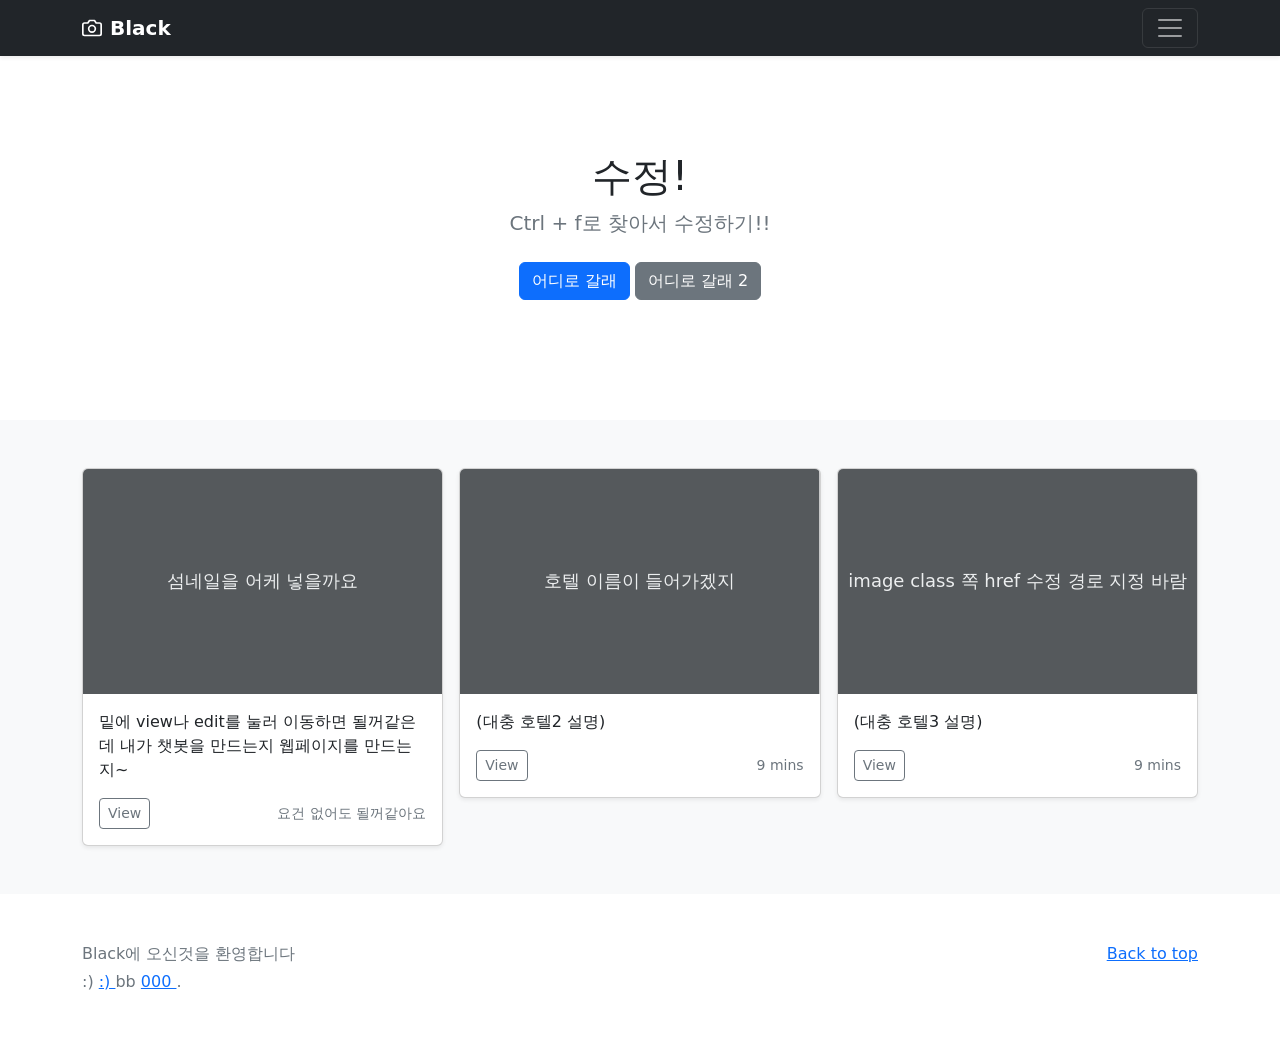
<file: index.html>
<!doctype html>
<html lang="en">
  <head>
    <meta charset="utf-8">
    <meta name="viewport" content="width=device-width, initial-scale=1">
    <meta name="description" content="">
    <meta name="author" content="Mark Otto, Jacob Thornton, and Bootstrap contributors">
    <meta name="generator" content="Hugo 0.104.2">
    <title>Black Hotel</title>

    <link rel="canonical" href="https://getbootstrap.com/docs/5.2/examples/album/">

    

    

<link href="assets/dist/css/bootstrap.min.css" rel="stylesheet">

    <style>
      .bd-placeholder-img {
        font-size: 1.125rem;
        text-anchor: middle;
        -webkit-user-select: none;
        -moz-user-select: none;
        user-select: none;
      }

      @media (min-width: 768px) {
        .bd-placeholder-img-lg {
          font-size: 3.5rem;
        }
      }

      .b-example-divider {
        height: 3rem;
        background-color: rgba(0, 0, 0, .1);
        border: solid rgba(0, 0, 0, .15);
        border-width: 1px 0;
        box-shadow: inset 0 .5em 1.5em rgba(0, 0, 0, .1), inset 0 .125em .5em rgba(0, 0, 0, .15);
      }

      .b-example-vr {
        flex-shrink: 0;
        width: 1.5rem;
        height: 100vh;
      }

      .bi {
        vertical-align: -.125em;
        fill: currentColor;
      }

      .nav-scroller {
        position: relative;
        z-index: 2;
        height: 2.75rem;
        overflow-y: hidden;
      }

      .nav-scroller .nav {
        display: flex;
        flex-wrap: nowrap;
        padding-bottom: 1rem;
        margin-top: -1px;
        overflow-x: auto;
        text-align: center;
        white-space: nowrap;
        -webkit-overflow-scrolling: touch;
      }
    </style>

    
  </head>
  <body>
    
<header>
  <div class="collapse bg-dark" id="navbarHeader">
    <div class="container">
      <div class="row">
        <div class="col-sm-8 col-md-7 py-4">
          <h4 class="text-white">Black Hotel</h4>
          <p class="text-muted">최상의 서비스</p>
        </div>
        <div class="col-sm-4 offset-md-1 py-4">
          <h4 class="text-white">Contact</h4>
          <ul class="list-unstyled">
            <li><a href="#" class="text-white">Follow on Twitter</a></li>
            <li><a href="#" class="text-white">Like on Facebook</a></li>
            <li><a href="#" class="text-white">Email me</a></li>
          </ul>
        </div>
      </div>
    </div>
  </div>
  <div class="navbar navbar-dark bg-dark shadow-sm">
    <div class="container">
      <a href="#" class="navbar-brand d-flex align-items-center">
        <svg xmlns="http://www.w3.org/2000/svg" width="20" height="20" fill="none" stroke="currentColor" stroke-linecap="round" stroke-linejoin="round" stroke-width="2" aria-hidden="true" class="me-2" viewBox="0 0 24 24"><path d="M23 19a2 2 0 0 1-2 2H3a2 2 0 0 1-2-2V8a2 2 0 0 1 2-2h4l2-3h6l2 3h4a2 2 0 0 1 2 2z"/><circle cx="12" cy="13" r="4"/></svg>
        <strong>Black</strong>
      </a>
      <button class="navbar-toggler" type="button" data-bs-toggle="collapse" data-bs-target="#navbarHeader" aria-controls="navbarHeader" aria-expanded="false" aria-label="Toggle navigation">
        <span class="navbar-toggler-icon"></span>
      </button>
    </div>
  </div>
</header>

<main>

  <section class="py-5 text-center container">
    <div class="row py-lg-5">
      <div class="col-lg-6 col-md-8 mx-auto">
        <h1 class="fw-light">수정!</h1>
        <p class="lead text-muted">Ctrl + f로 찾아서 수정하기!!</p>
        <p>
          <a href="#" class="btn btn-primary my-2">어디로 갈래</a>
          <a href="#" class="btn btn-secondary my-2">어디로 갈래 2</a>
        </p>
      </div>
    </div>
  </section>

  <div class="album py-5 bg-light">
    <div class="container">

      <div class="row row-cols-1 row-cols-sm-2 row-cols-md-3 g-3">
        <div class="col">
          <div class="card shadow-sm">
            <svg class="bd-placeholder-img card-img-top" width="100%" height="225" xmlns="http://www.w3.org/2000/svg" role="img" aria-label="Placeholder: Thumbnail" preserveAspectRatio="xMidYMid slice" focusable="false"><title>Placeholder</title><rect width="100%" height="100%" fill="#55595c"/> <a class="text-decoration-none" href="b_busan\busan.html" > <image class="bd-placeholder-img card-img-top" href="hotel_01.jpg" object-fit:fill /> <text x="50%" y="50%" fill="#eceeef" dy=".3em"> 섬네일을 어케 넣을까요</text></svg>
            <div class="card-body">
              <p class="card-text">밑에 view나 edit를 눌러 이동하면 될꺼같은데 내가 챗봇을 만드는지 웹페이지를 만드는지~</p>
              <div class="d-flex justify-content-between align-items-center">
                <div class="btn-group">
                  <a href="b_busan\busan.html" >
                    <button  type="button" class="btn btn-sm btn-outline-secondary">View</button>
                   </a>
                </div>
                <small class="text-muted">요건 없어도 될꺼같아요</small>
              </div>
            </div>
          </div>
        </div>
        <div class="col">
          <div class="card shadow-sm">
            <svg class="bd-placeholder-img card-img-top" width="100%" height="225" xmlns="http://www.w3.org/2000/svg" role="img" aria-label="Placeholder: Thumbnail" preserveAspectRatio="xMidYMid slice" focusable="false"><title>Placeholder</title><rect width="100%" height="100%" fill="#55595c"/>  <a class="text-decoration-none" href="b_seoul\seoul.html" >  <image class="bd-placeholder-img card-img-top" href="hotel_01.jpg" object-fit:fill /> <text x="50%" y="50%" fill="#eceeef" dy=".3em">호텔 이름이 들어가겠지</text></svg>

            <div class="card-body">
              <p class="card-text">(대충 호텔2 설명)</p>
              <div class="d-flex justify-content-between align-items-center">
                <div class="btn-group">
                  <a href="b_seoul\seoul.html" >
                    <button  type="button" class="btn btn-sm btn-outline-secondary">View</button>
                   </a>
                </div>
                <small class="text-muted">9 mins</small>
              </div>
            </div>
          </div>
        </div>
        <div class="col">
          <div class="card shadow-sm">
            <svg class="bd-placeholder-img card-img-top" width="100%" height="225" xmlns="http://www.w3.org/2000/svg" role="img" aria-label="Placeholder: Thumbnail" preserveAspectRatio="xMidYMid slice" focusable="false"><title>Placeholder</title><rect width="100%" height="100%" fill="#55595c"/>  <a class="text-decoration-none" href="b_jeju\jeju.html" >  <image class="bd-placeholder-img card-img-top" href="hotel_01.jpg" object-fit:fill />  <text x="50%" y="50%" fill="#eceeef" dy=".3em">image class 쪽 href 수정 경로 지정 바람</text></svg>

            <div class="card-body">
              <p class="card-text">(대충 호텔3 설명) </p>
              <div class="d-flex justify-content-between align-items-center">
                <div class="btn-group">
                  <a href="b_jeju\jeju.html" >
                    <button  type="button" class="btn btn-sm btn-outline-secondary">View</button>
                   </a>
                </div>
                <small class="text-muted">9 mins</small>
              </div>
            </div>
          </div>
        </div>
      </div>
    </div>
  </div>

</main>

<footer class="text-muted py-5">
  <div class="container">
    <p class="float-end mb-1">
      <a href="#">Back to top</a>
    </p>
    <p class="mb-1">Black에 오신것을 환영합니다</p>
    <p class="mb-0"> :) <a href="/"> :) </a> bb <a href="getting-started/introduction/"> 000 </a>.</p>
  </div>
</footer>


    <script src="assets/dist/js/bootstrap.bundle.min.js"></script>

      
  </body>
</html>
</file>
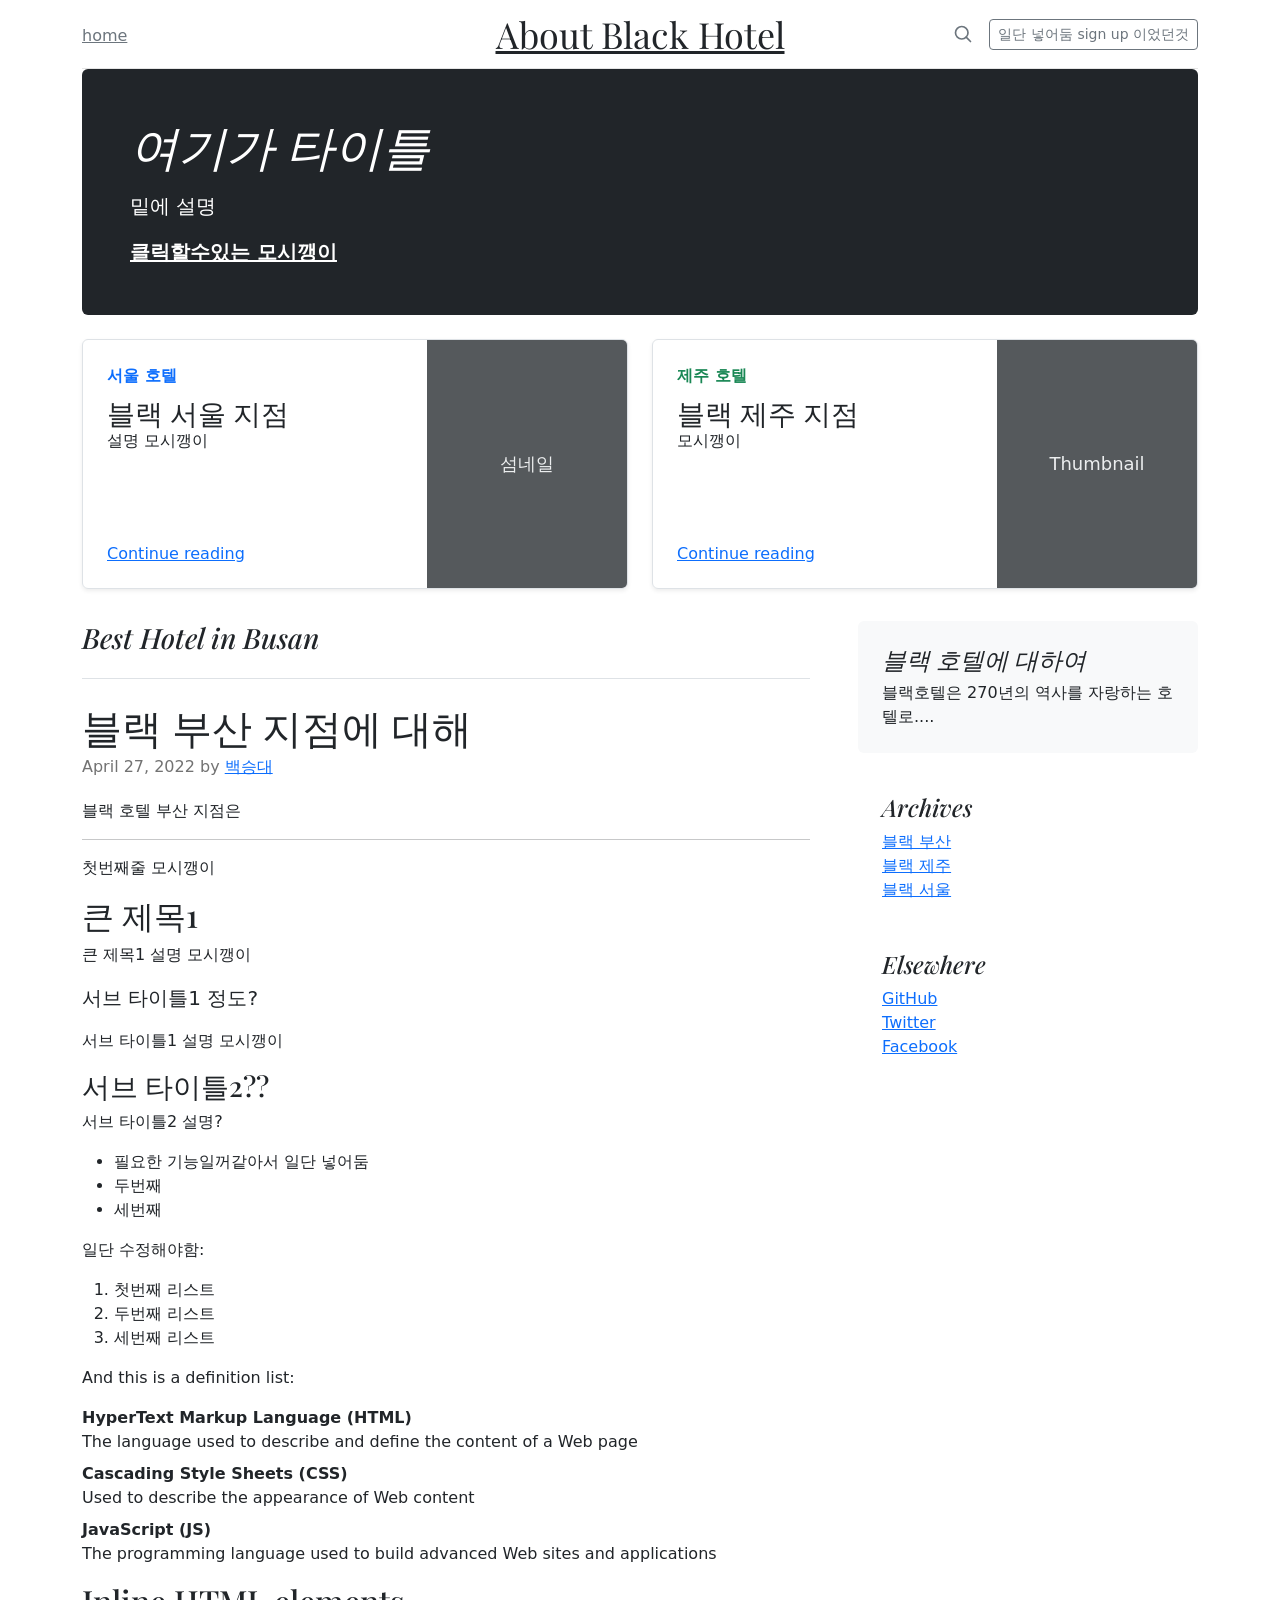
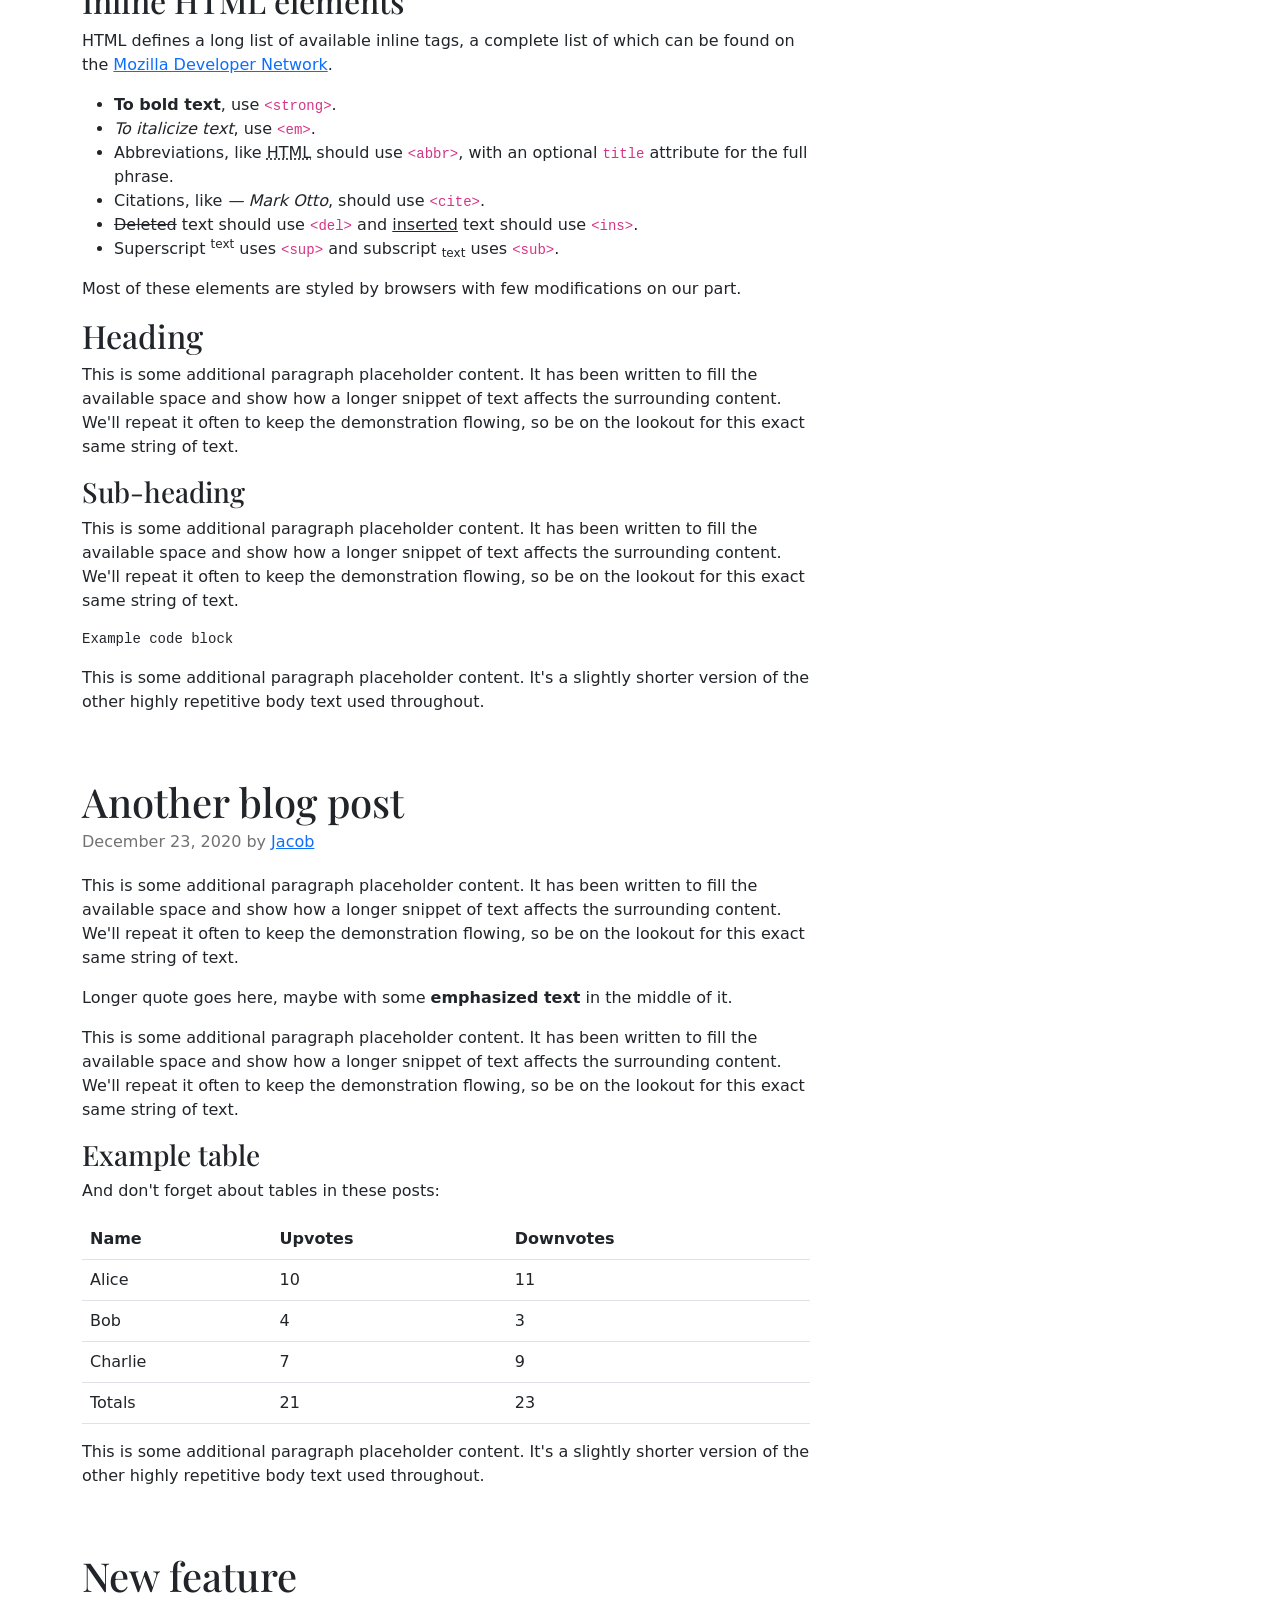
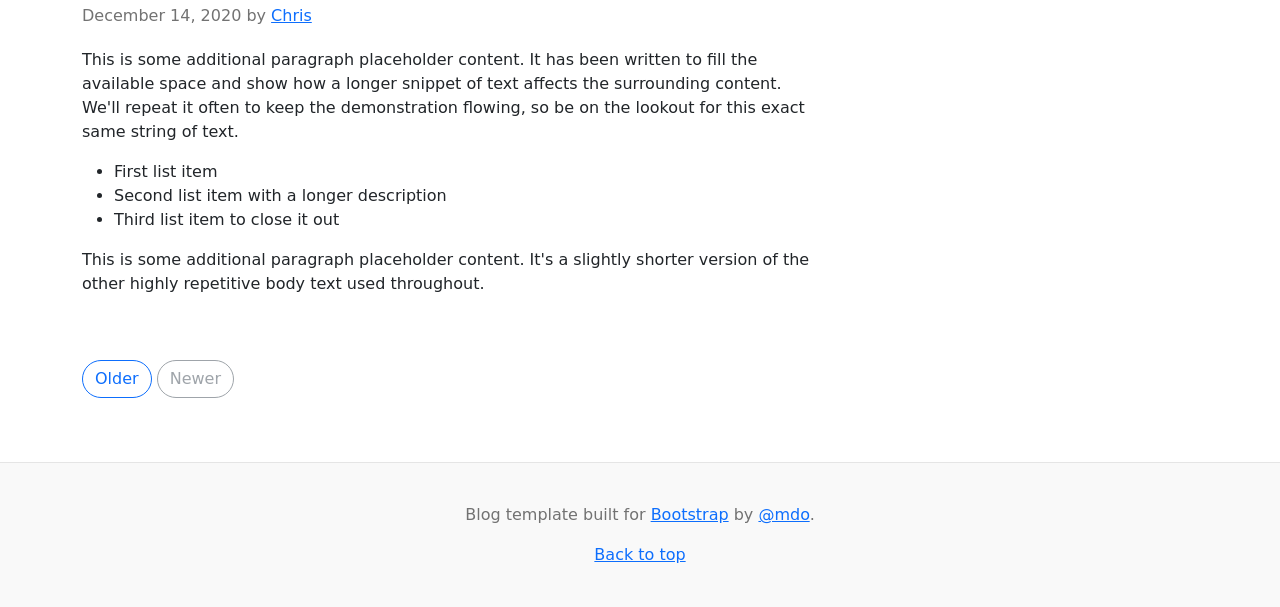
<file: b_busan/busan.html>
<!doctype html>
<html lang="en">
  <head>
    <meta charset="utf-8">
    <meta name="viewport" content="width=device-width, initial-scale=1">
    <meta name="description" content="">
    <meta name="author" content="Mark Otto, Jacob Thornton, and Bootstrap contributors">
    <meta name="generator" content="Hugo 0.104.2">
    <title>블랙 부산 지점</title>

    <link rel="canonical" href="https://getbootstrap.com/docs/5.2/examples/blog/">

    

    

<link href="../assets/dist/css/bootstrap.min.css" rel="stylesheet">

    <style>
      .bd-placeholder-img {
        font-size: 1.125rem;
        text-anchor: middle;
        -webkit-user-select: none;
        -moz-user-select: none;
        user-select: none;
      }

      @media (min-width: 768px) {
        .bd-placeholder-img-lg {
          font-size: 3.5rem;
        }
      }

      .b-example-divider {
        height: 3rem;
        background-color: rgba(0, 0, 0, .1);
        border: solid rgba(0, 0, 0, .15);
        border-width: 1px 0;
        box-shadow: inset 0 .5em 1.5em rgba(0, 0, 0, .1), inset 0 .125em .5em rgba(0, 0, 0, .15);
      }

      .b-example-vr {
        flex-shrink: 0;
        width: 1.5rem;
        height: 100vh;
      }

      .bi {
        vertical-align: -.125em;
        fill: currentColor;
      }

      .nav-scroller {
        position: relative;
        z-index: 2;
        height: 2.75rem;
        overflow-y: hidden;
      }

      .nav-scroller .nav {
        display: flex;
        flex-wrap: nowrap;
        padding-bottom: 1rem;
        margin-top: -1px;
        overflow-x: auto;
        text-align: center;
        white-space: nowrap;
        -webkit-overflow-scrolling: touch;
      }
    </style>

    
    <!-- Custom styles for this template -->
    <link href="https://fonts.googleapis.com/css?family=Playfair&#43;Display:700,900&amp;display=swap" rel="stylesheet">
    <!-- Custom styles for this template -->
    <link href="blog.css" rel="stylesheet">
  </head>
  <body>
    
<div class="container">
  <header class="blog-header lh-1 py-3">
    <div class="row flex-nowrap justify-content-between align-items-center">
      <div class="col-4 pt-1">
        <a class="link-secondary" href="..\index.html">home</a>
      </div>
      <div class="col-4 text-center">
        <a class="blog-header-logo text-dark" href="#">About Black Hotel</a>
      </div>
      <div class="col-4 d-flex justify-content-end align-items-center">
        <a class="link-secondary" href="#" aria-label="Search">
          <svg xmlns="http://www.w3.org/2000/svg" width="20" height="20" fill="none" stroke="currentColor" stroke-linecap="round" stroke-linejoin="round" stroke-width="2" class="mx-3" role="img" viewBox="0 0 24 24"><title>Search</title><circle cx="10.5" cy="10.5" r="7.5"/><path d="M21 21l-5.2-5.2"/></svg>
        </a>
        <a class="btn btn-sm btn-outline-secondary" href="#">일단 넣어둠 sign up 이었던것</a>
      </div>
    </div>
  </header>
</div>

<main class="container">
  <div class="p-4 p-md-5 mb-4 rounded text-bg-dark">
    <div class="col-md-6 px-0">
      <h1 class="display-4 fst-italic">여기가 타이틀</h1>
      <p class="lead my-3">밑에 설명</p>
      <p class="lead mb-0"><a href="#" class="text-white fw-bold">클릭할수있는 모시깽이</a></p>
    </div>
  </div>

  <div class="row mb-2">
    <div class="col-md-6">
      <div class="row g-0 border rounded overflow-hidden flex-md-row mb-4 shadow-sm h-md-250 position-relative">
        <div class="col p-4 d-flex flex-column position-static">
          <strong class="d-inline-block mb-2 text-primary">서울 호텔</strong>

          <h3 class="mb-0">블랙 서울 지점</h3>
          <p class="card-text mb-auto">설명 모시깽이</p>
          <a href="../b_seoul/seoul.html" class="stretched-link">Continue reading</a>
        </div>
        <div class="col-auto d-none d-lg-block">
          <svg class="bd-placeholder-img" width="200" height="250" xmlns="http://www.w3.org/2000/svg" role="img" aria-label="Placeholder: Thumbnail" preserveAspectRatio="xMidYMid slice" focusable="false"><title>Placeholder</title><rect width="100%" height="100%" fill="#55595c"/><text x="50%" y="50%" fill="#eceeef" dy=".3em">섬네일</text></svg>

        </div>
      </div>
    </div>
    <div class="col-md-6">
      <div class="row g-0 border rounded overflow-hidden flex-md-row mb-4 shadow-sm h-md-250 position-relative">
        <div class="col p-4 d-flex flex-column position-static">
          <strong class="d-inline-block mb-2 text-success">제주 호텔</strong>
          <h3 class="mb-0">블랙 제주 지점</h3>
          <p class="mb-auto">모시깽이</p>
          <a href="../b_jeju/jeju.html" class="stretched-link">Continue reading</a>
        </div>
        <div class="col-auto d-none d-lg-block">
          <svg class="bd-placeholder-img" width="200" height="250" xmlns="http://www.w3.org/2000/svg" role="img" aria-label="Placeholder: Thumbnail" preserveAspectRatio="xMidYMid slice" focusable="false"><title>Placeholder</title><rect width="100%" height="100%" fill="#55595c"/><text x="50%" y="50%" fill="#eceeef" dy=".3em">Thumbnail</text></svg>

        </div>
      </div>
    </div>
  </div>

  <div class="row g-5">
    <div class="col-md-8">
      <h3 class="pb-4 mb-4 fst-italic border-bottom">
        Best Hotel in Busan
      </h3>

      <article class="blog-post">
        <h2 class="blog-post-title mb-1">블랙 부산 지점에 대해</h2>
        <p class="blog-post-meta">April 27, 2022 by <a href="#">백승대</a></p>

        <p> 블랙 호텔 부산 지점은</p>
        <hr>
        <p>첫번째줄 모시깽이 </p>
        <h2>큰 제목1 </h2>
        <p>큰 제목1 설명 모시깽이</p>
        <blockquote class="blockquote">
          <p>서브 타이틀1 정도?</p>
        </blockquote>
        <p>서브 타이틀1 설명 모시깽이</p>
        <h3>서브 타이틀2??</h3>
        <p>서브 타이틀2 설명?</p>
        <ul>
          <li>필요한 기능일꺼같아서 일단 넣어둠</li>
          <li>두번째</li>
          <li>세번째</li>
        </ul>
        <p>일단 수정해야함:</p>
        <ol>
          <li>첫번째 리스트</li>
          <li>두번째 리스트</li>
          <li>세번째 리스트</li>
        </ol>
        <p>And this is a definition list:</p>
        <dl>
          <dt>HyperText Markup Language (HTML)</dt>
          <dd>The language used to describe and define the content of a Web page</dd>
          <dt>Cascading Style Sheets (CSS)</dt>
          <dd>Used to describe the appearance of Web content</dd>
          <dt>JavaScript (JS)</dt>
          <dd>The programming language used to build advanced Web sites and applications</dd>
        </dl>
        <h2>Inline HTML elements</h2>
        <p>HTML defines a long list of available inline tags, a complete list of which can be found on the <a href="https://developer.mozilla.org/en-US/docs/Web/HTML/Element">Mozilla Developer Network</a>.</p>
        <ul>
          <li><strong>To bold text</strong>, use <code class="language-plaintext highlighter-rouge">&lt;strong&gt;</code>.</li>
          <li><em>To italicize text</em>, use <code class="language-plaintext highlighter-rouge">&lt;em&gt;</code>.</li>
          <li>Abbreviations, like <abbr title="HyperText Markup Language">HTML</abbr> should use <code class="language-plaintext highlighter-rouge">&lt;abbr&gt;</code>, with an optional <code class="language-plaintext highlighter-rouge">title</code> attribute for the full phrase.</li>
          <li>Citations, like <cite>— Mark Otto</cite>, should use <code class="language-plaintext highlighter-rouge">&lt;cite&gt;</code>.</li>
          <li><del>Deleted</del> text should use <code class="language-plaintext highlighter-rouge">&lt;del&gt;</code> and <ins>inserted</ins> text should use <code class="language-plaintext highlighter-rouge">&lt;ins&gt;</code>.</li>
          <li>Superscript <sup>text</sup> uses <code class="language-plaintext highlighter-rouge">&lt;sup&gt;</code> and subscript <sub>text</sub> uses <code class="language-plaintext highlighter-rouge">&lt;sub&gt;</code>.</li>
        </ul>
        <p>Most of these elements are styled by browsers with few modifications on our part.</p>
        <h2>Heading</h2>
        <p>This is some additional paragraph placeholder content. It has been written to fill the available space and show how a longer snippet of text affects the surrounding content. We'll repeat it often to keep the demonstration flowing, so be on the lookout for this exact same string of text.</p>
        <h3>Sub-heading</h3>
        <p>This is some additional paragraph placeholder content. It has been written to fill the available space and show how a longer snippet of text affects the surrounding content. We'll repeat it often to keep the demonstration flowing, so be on the lookout for this exact same string of text.</p>
        <pre><code>Example code block</code></pre>
        <p>This is some additional paragraph placeholder content. It's a slightly shorter version of the other highly repetitive body text used throughout.</p>
      </article>

      <article class="blog-post">
        <h2 class="blog-post-title mb-1">Another blog post</h2>
        <p class="blog-post-meta">December 23, 2020 by <a href="#">Jacob</a></p>

        <p>This is some additional paragraph placeholder content. It has been written to fill the available space and show how a longer snippet of text affects the surrounding content. We'll repeat it often to keep the demonstration flowing, so be on the lookout for this exact same string of text.</p>
        <blockquote>
          <p>Longer quote goes here, maybe with some <strong>emphasized text</strong> in the middle of it.</p>
        </blockquote>
        <p>This is some additional paragraph placeholder content. It has been written to fill the available space and show how a longer snippet of text affects the surrounding content. We'll repeat it often to keep the demonstration flowing, so be on the lookout for this exact same string of text.</p>
        <h3>Example table</h3>
        <p>And don't forget about tables in these posts:</p>
        <table class="table">
          <thead>
            <tr>
              <th>Name</th>
              <th>Upvotes</th>
              <th>Downvotes</th>
            </tr>
          </thead>
          <tbody>
            <tr>
              <td>Alice</td>
              <td>10</td>
              <td>11</td>
            </tr>
            <tr>
              <td>Bob</td>
              <td>4</td>
              <td>3</td>
            </tr>
            <tr>
              <td>Charlie</td>
              <td>7</td>
              <td>9</td>
            </tr>
          </tbody>
          <tfoot>
            <tr>
              <td>Totals</td>
              <td>21</td>
              <td>23</td>
            </tr>
          </tfoot>
        </table>

        <p>This is some additional paragraph placeholder content. It's a slightly shorter version of the other highly repetitive body text used throughout.</p>
      </article>

      <article class="blog-post">
        <h2 class="blog-post-title mb-1">New feature</h2>
        <p class="blog-post-meta">December 14, 2020 by <a href="#">Chris</a></p>

        <p>This is some additional paragraph placeholder content. It has been written to fill the available space and show how a longer snippet of text affects the surrounding content. We'll repeat it often to keep the demonstration flowing, so be on the lookout for this exact same string of text.</p>
        <ul>
          <li>First list item</li>
          <li>Second list item with a longer description</li>
          <li>Third list item to close it out</li>
        </ul>
        <p>This is some additional paragraph placeholder content. It's a slightly shorter version of the other highly repetitive body text used throughout.</p>
      </article>

      <nav class="blog-pagination" aria-label="Pagination">
        <a class="btn btn-outline-primary rounded-pill" href="#">Older</a>
        <a class="btn btn-outline-secondary rounded-pill disabled">Newer</a>
      </nav>

    </div>

    <div class="col-md-4">
      <div class="position-sticky" style="top: 2rem;">
        <div class="p-4 mb-3 bg-light rounded">
          <h4 class="fst-italic">블랙 호텔에 대하여</h4>
          <p class="mb-0">블랙호텔은 270년의 역사를 자랑하는 호텔로....</p>
        </div>

        <div class="p-4">
          <h4 class="fst-italic">Archives</h4>
          <ol class="list-unstyled mb-0">
            <li><a href="../b_busan/busan.html">블랙 부산</a></li>
            <li><a href="../b_jeju/jeju.html">블랙 제주</a></li>
            <li><a href="../b_seoul/seoul.html">블랙 서울</a></li>
          </ol>
        </div>

        <div class="p-4">
          <h4 class="fst-italic">Elsewhere</h4>
          <ol class="list-unstyled">
            <li><a href="#">GitHub</a></li>
            <li><a href="#">Twitter</a></li>
            <li><a href="#">Facebook</a></li>
          </ol>
        </div>
      </div>
    </div>
  </div>

</main>

<footer class="blog-footer">
  <p>Blog template built for <a href="https://getbootstrap.com/">Bootstrap</a> by <a href="https://twitter.com/mdo">@mdo</a>.</p>
  <p>
    <a href="#">Back to top</a>
  </p>
</footer>


    
  </body>
</html>
</file>
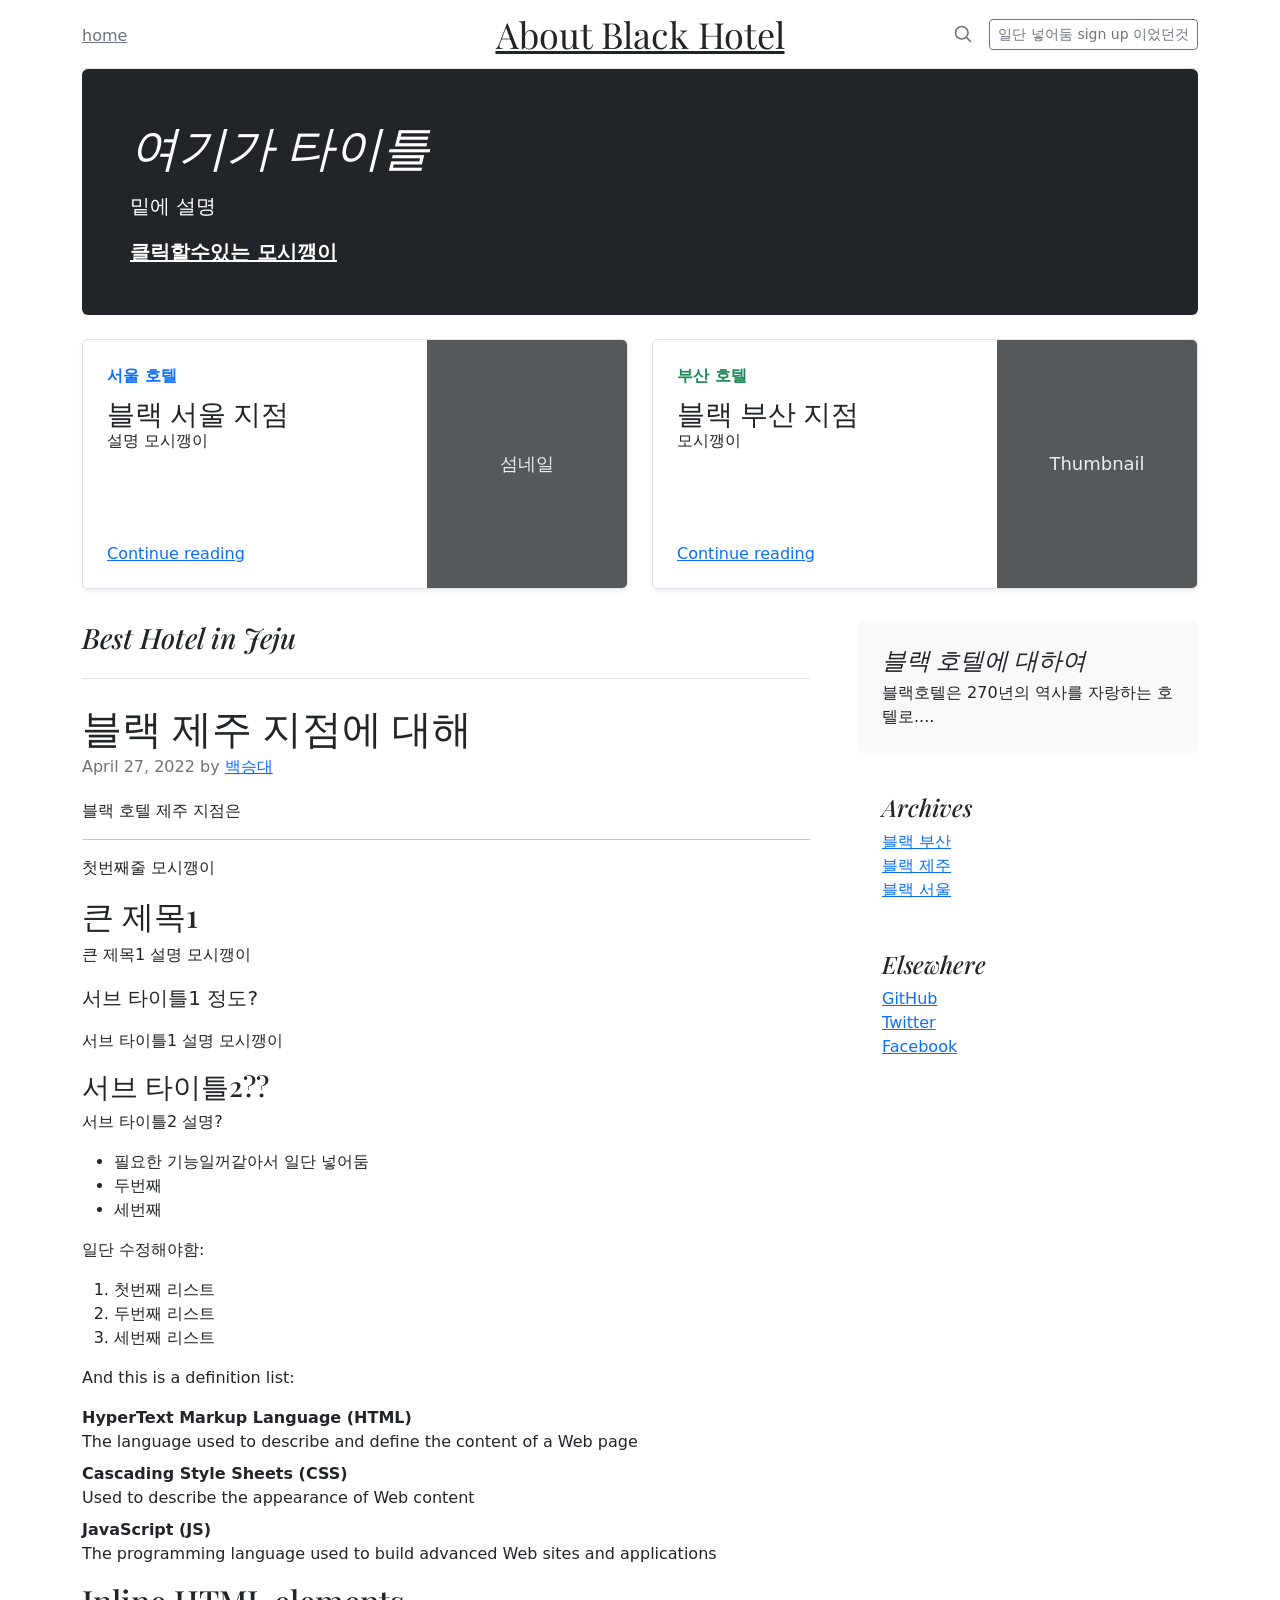
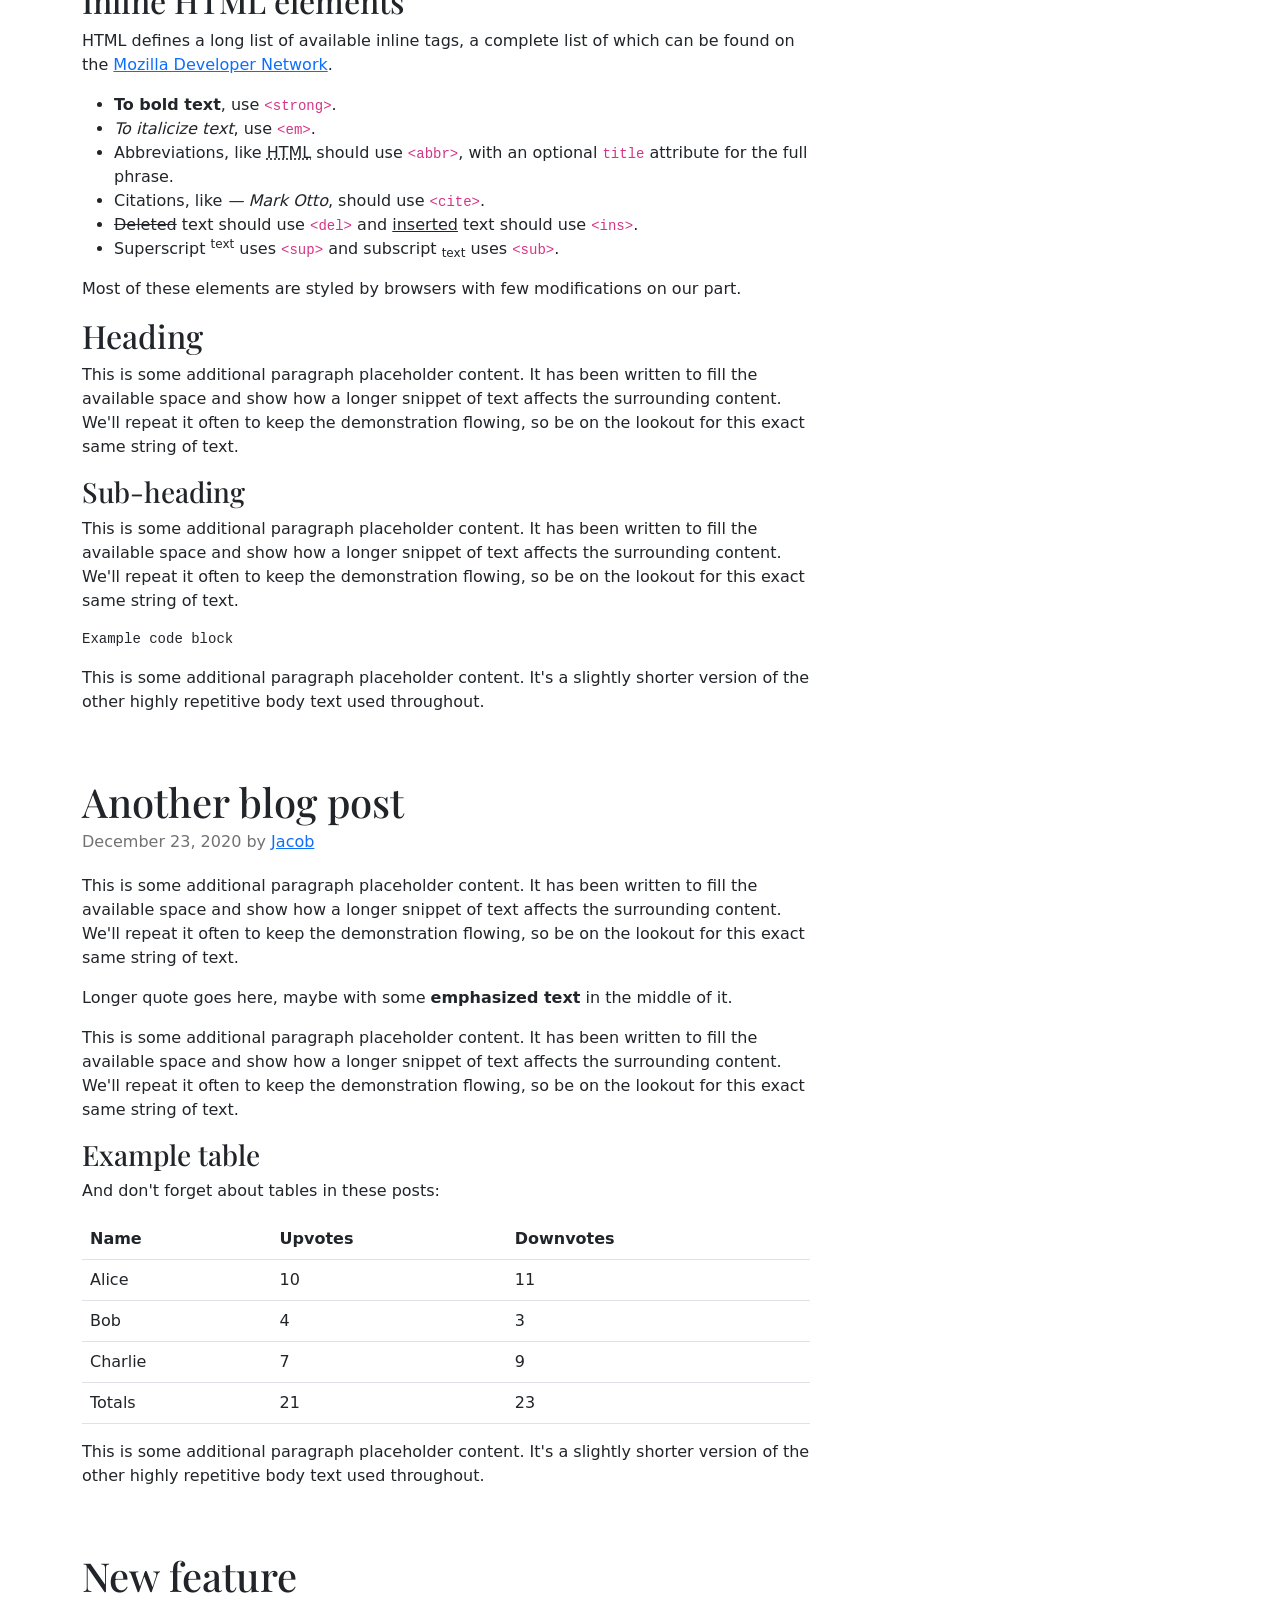
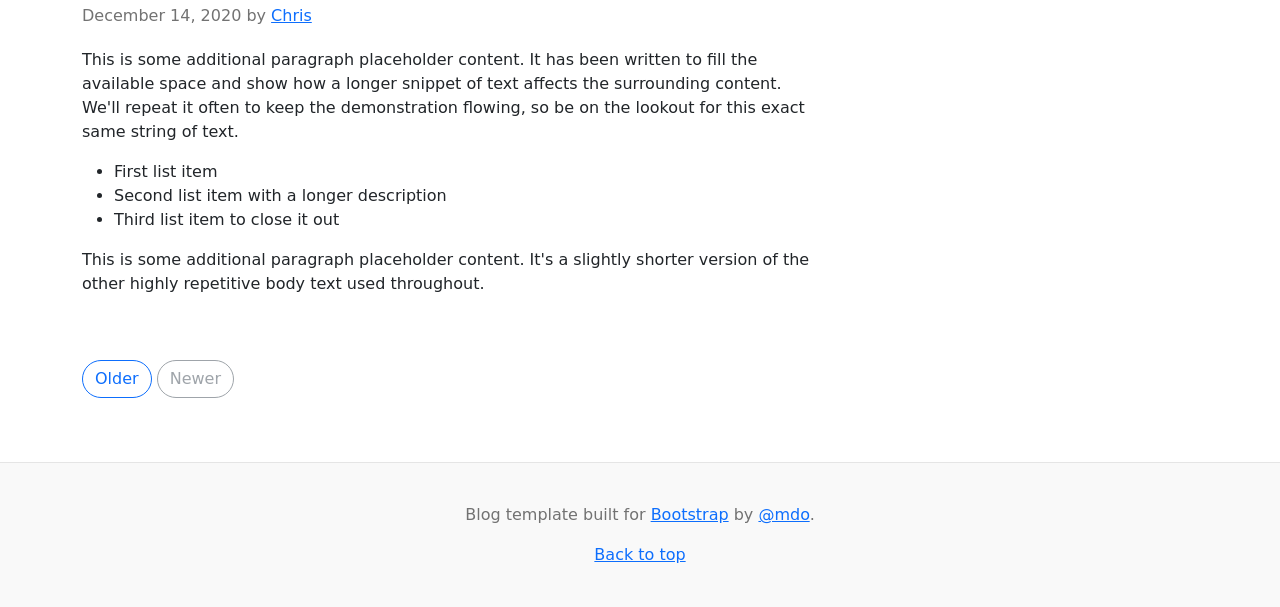
<file: b_jeju/jeju.html>
<!doctype html>
<html lang="en">
  <head>
    <meta charset="utf-8">
    <meta name="viewport" content="width=device-width, initial-scale=1">
    <meta name="description" content="">
    <meta name="author" content="Mark Otto, Jacob Thornton, and Bootstrap contributors">
    <meta name="generator" content="Hugo 0.104.2">
    <title>블랙 제주 지점</title>

    <link rel="canonical" href="https://getbootstrap.com/docs/5.2/examples/blog/">

    

    

<link href="../assets/dist/css/bootstrap.min.css" rel="stylesheet">

    <style>
      .bd-placeholder-img {
        font-size: 1.125rem;
        text-anchor: middle;
        -webkit-user-select: none;
        -moz-user-select: none;
        user-select: none;
      }

      @media (min-width: 768px) {
        .bd-placeholder-img-lg {
          font-size: 3.5rem;
        }
      }

      .b-example-divider {
        height: 3rem;
        background-color: rgba(0, 0, 0, .1);
        border: solid rgba(0, 0, 0, .15);
        border-width: 1px 0;
        box-shadow: inset 0 .5em 1.5em rgba(0, 0, 0, .1), inset 0 .125em .5em rgba(0, 0, 0, .15);
      }

      .b-example-vr {
        flex-shrink: 0;
        width: 1.5rem;
        height: 100vh;
      }

      .bi {
        vertical-align: -.125em;
        fill: currentColor;
      }

      .nav-scroller {
        position: relative;
        z-index: 2;
        height: 2.75rem;
        overflow-y: hidden;
      }

      .nav-scroller .nav {
        display: flex;
        flex-wrap: nowrap;
        padding-bottom: 1rem;
        margin-top: -1px;
        overflow-x: auto;
        text-align: center;
        white-space: nowrap;
        -webkit-overflow-scrolling: touch;
      }
    </style>

    
    <!-- Custom styles for this template -->
    <link href="https://fonts.googleapis.com/css?family=Playfair&#43;Display:700,900&amp;display=swap" rel="stylesheet">
    <!-- Custom styles for this template -->
    <link href="blog.css" rel="stylesheet">
  </head>
  <body>
    
<div class="container">
  <header class="blog-header lh-1 py-3">
    <div class="row flex-nowrap justify-content-between align-items-center">
      <div class="col-4 pt-1">
        <a class="link-secondary" href="..\index.html">home</a>
      </div>
      <div class="col-4 text-center">
        <a class="blog-header-logo text-dark" href="#">About Black Hotel</a>
      </div>
      <div class="col-4 d-flex justify-content-end align-items-center">
        <a class="link-secondary" href="#" aria-label="Search">
          <svg xmlns="http://www.w3.org/2000/svg" width="20" height="20" fill="none" stroke="currentColor" stroke-linecap="round" stroke-linejoin="round" stroke-width="2" class="mx-3" role="img" viewBox="0 0 24 24"><title>Search</title><circle cx="10.5" cy="10.5" r="7.5"/><path d="M21 21l-5.2-5.2"/></svg>
        </a>
        <a class="btn btn-sm btn-outline-secondary" href="#">일단 넣어둠 sign up 이었던것</a>
      </div>
    </div>
  </header>
</div>

<main class="container">
  <div class="p-4 p-md-5 mb-4 rounded text-bg-dark">
    <div class="col-md-6 px-0">
      <h1 class="display-4 fst-italic">여기가 타이틀</h1>
      <p class="lead my-3">밑에 설명</p>
      <p class="lead mb-0"><a href="#" class="text-white fw-bold">클릭할수있는 모시깽이</a></p>
    </div>
  </div>

  <div class="row mb-2">
    <div class="col-md-6">
      <div class="row g-0 border rounded overflow-hidden flex-md-row mb-4 shadow-sm h-md-250 position-relative">
        <div class="col p-4 d-flex flex-column position-static">
          <strong class="d-inline-block mb-2 text-primary">서울 호텔</strong>

          <h3 class="mb-0">블랙 서울 지점</h3>
          <p class="card-text mb-auto">설명 모시깽이</p>
          <a href="../b_seoul/seoul.html" class="stretched-link">Continue reading</a>
        </div>
        <div class="col-auto d-none d-lg-block">
          <svg class="bd-placeholder-img" width="200" height="250" xmlns="http://www.w3.org/2000/svg" role="img" aria-label="Placeholder: Thumbnail" preserveAspectRatio="xMidYMid slice" focusable="false"><title>Placeholder</title><rect width="100%" height="100%" fill="#55595c"/><text x="50%" y="50%" fill="#eceeef" dy=".3em">섬네일</text></svg>

        </div>
      </div>
    </div>
    <div class="col-md-6">
      <div class="row g-0 border rounded overflow-hidden flex-md-row mb-4 shadow-sm h-md-250 position-relative">
        <div class="col p-4 d-flex flex-column position-static">
          <strong class="d-inline-block mb-2 text-success">부산 호텔</strong>
          <h3 class="mb-0">블랙 부산 지점</h3>
          <p class="mb-auto">모시깽이</p>
          <a href="../b_busan/busan.html" class="stretched-link">Continue reading</a>
        </div>
        <div class="col-auto d-none d-lg-block">
          <svg class="bd-placeholder-img" width="200" height="250" xmlns="http://www.w3.org/2000/svg" role="img" aria-label="Placeholder: Thumbnail" preserveAspectRatio="xMidYMid slice" focusable="false"><title>Placeholder</title><rect width="100%" height="100%" fill="#55595c"/><text x="50%" y="50%" fill="#eceeef" dy=".3em">Thumbnail</text></svg>

        </div>
      </div>
    </div>
  </div>

  <div class="row g-5">
    <div class="col-md-8">
      <h3 class="pb-4 mb-4 fst-italic border-bottom">
        Best Hotel in Jeju
      </h3>

      <article class="blog-post">
        <h2 class="blog-post-title mb-1">블랙 제주 지점에 대해</h2>
        <p class="blog-post-meta">April 27, 2022 by <a href="#">백승대</a></p>

        <p> 블랙 호텔 제주 지점은</p>
        <hr>
        <p>첫번째줄 모시깽이 </p>
        <h2>큰 제목1 </h2>
        <p>큰 제목1 설명 모시깽이</p>
        <blockquote class="blockquote">
          <p>서브 타이틀1 정도?</p>
        </blockquote>
        <p>서브 타이틀1 설명 모시깽이</p>
        <h3>서브 타이틀2??</h3>
        <p>서브 타이틀2 설명?</p>
        <ul>
          <li>필요한 기능일꺼같아서 일단 넣어둠</li>
          <li>두번째</li>
          <li>세번째</li>
        </ul>
        <p>일단 수정해야함:</p>
        <ol>
          <li>첫번째 리스트</li>
          <li>두번째 리스트</li>
          <li>세번째 리스트</li>
        </ol>
        <p>And this is a definition list:</p>
        <dl>
          <dt>HyperText Markup Language (HTML)</dt>
          <dd>The language used to describe and define the content of a Web page</dd>
          <dt>Cascading Style Sheets (CSS)</dt>
          <dd>Used to describe the appearance of Web content</dd>
          <dt>JavaScript (JS)</dt>
          <dd>The programming language used to build advanced Web sites and applications</dd>
        </dl>
        <h2>Inline HTML elements</h2>
        <p>HTML defines a long list of available inline tags, a complete list of which can be found on the <a href="https://developer.mozilla.org/en-US/docs/Web/HTML/Element">Mozilla Developer Network</a>.</p>
        <ul>
          <li><strong>To bold text</strong>, use <code class="language-plaintext highlighter-rouge">&lt;strong&gt;</code>.</li>
          <li><em>To italicize text</em>, use <code class="language-plaintext highlighter-rouge">&lt;em&gt;</code>.</li>
          <li>Abbreviations, like <abbr title="HyperText Markup Language">HTML</abbr> should use <code class="language-plaintext highlighter-rouge">&lt;abbr&gt;</code>, with an optional <code class="language-plaintext highlighter-rouge">title</code> attribute for the full phrase.</li>
          <li>Citations, like <cite>— Mark Otto</cite>, should use <code class="language-plaintext highlighter-rouge">&lt;cite&gt;</code>.</li>
          <li><del>Deleted</del> text should use <code class="language-plaintext highlighter-rouge">&lt;del&gt;</code> and <ins>inserted</ins> text should use <code class="language-plaintext highlighter-rouge">&lt;ins&gt;</code>.</li>
          <li>Superscript <sup>text</sup> uses <code class="language-plaintext highlighter-rouge">&lt;sup&gt;</code> and subscript <sub>text</sub> uses <code class="language-plaintext highlighter-rouge">&lt;sub&gt;</code>.</li>
        </ul>
        <p>Most of these elements are styled by browsers with few modifications on our part.</p>
        <h2>Heading</h2>
        <p>This is some additional paragraph placeholder content. It has been written to fill the available space and show how a longer snippet of text affects the surrounding content. We'll repeat it often to keep the demonstration flowing, so be on the lookout for this exact same string of text.</p>
        <h3>Sub-heading</h3>
        <p>This is some additional paragraph placeholder content. It has been written to fill the available space and show how a longer snippet of text affects the surrounding content. We'll repeat it often to keep the demonstration flowing, so be on the lookout for this exact same string of text.</p>
        <pre><code>Example code block</code></pre>
        <p>This is some additional paragraph placeholder content. It's a slightly shorter version of the other highly repetitive body text used throughout.</p>
      </article>

      <article class="blog-post">
        <h2 class="blog-post-title mb-1">Another blog post</h2>
        <p class="blog-post-meta">December 23, 2020 by <a href="#">Jacob</a></p>

        <p>This is some additional paragraph placeholder content. It has been written to fill the available space and show how a longer snippet of text affects the surrounding content. We'll repeat it often to keep the demonstration flowing, so be on the lookout for this exact same string of text.</p>
        <blockquote>
          <p>Longer quote goes here, maybe with some <strong>emphasized text</strong> in the middle of it.</p>
        </blockquote>
        <p>This is some additional paragraph placeholder content. It has been written to fill the available space and show how a longer snippet of text affects the surrounding content. We'll repeat it often to keep the demonstration flowing, so be on the lookout for this exact same string of text.</p>
        <h3>Example table</h3>
        <p>And don't forget about tables in these posts:</p>
        <table class="table">
          <thead>
            <tr>
              <th>Name</th>
              <th>Upvotes</th>
              <th>Downvotes</th>
            </tr>
          </thead>
          <tbody>
            <tr>
              <td>Alice</td>
              <td>10</td>
              <td>11</td>
            </tr>
            <tr>
              <td>Bob</td>
              <td>4</td>
              <td>3</td>
            </tr>
            <tr>
              <td>Charlie</td>
              <td>7</td>
              <td>9</td>
            </tr>
          </tbody>
          <tfoot>
            <tr>
              <td>Totals</td>
              <td>21</td>
              <td>23</td>
            </tr>
          </tfoot>
        </table>

        <p>This is some additional paragraph placeholder content. It's a slightly shorter version of the other highly repetitive body text used throughout.</p>
      </article>

      <article class="blog-post">
        <h2 class="blog-post-title mb-1">New feature</h2>
        <p class="blog-post-meta">December 14, 2020 by <a href="#">Chris</a></p>

        <p>This is some additional paragraph placeholder content. It has been written to fill the available space and show how a longer snippet of text affects the surrounding content. We'll repeat it often to keep the demonstration flowing, so be on the lookout for this exact same string of text.</p>
        <ul>
          <li>First list item</li>
          <li>Second list item with a longer description</li>
          <li>Third list item to close it out</li>
        </ul>
        <p>This is some additional paragraph placeholder content. It's a slightly shorter version of the other highly repetitive body text used throughout.</p>
      </article>

      <nav class="blog-pagination" aria-label="Pagination">
        <a class="btn btn-outline-primary rounded-pill" href="#">Older</a>
        <a class="btn btn-outline-secondary rounded-pill disabled">Newer</a>
      </nav>

    </div>

    <div class="col-md-4">
      <div class="position-sticky" style="top: 2rem;">
        <div class="p-4 mb-3 bg-light rounded">
          <h4 class="fst-italic">블랙 호텔에 대하여</h4>
          <p class="mb-0">블랙호텔은 270년의 역사를 자랑하는 호텔로....</p>
        </div>

        <div class="p-4">
          <h4 class="fst-italic">Archives</h4>
          <ol class="list-unstyled mb-0">
            <li><a href="../b_busan/busan.html">블랙 부산</a></li>
            <li><a href="../b_jeju/jeju.html">블랙 제주</a></li>
            <li><a href="../b_seoul/seoul.html">블랙 서울</a></li>
          </ol>
        </div>

        <div class="p-4">
          <h4 class="fst-italic">Elsewhere</h4>
          <ol class="list-unstyled">
            <li><a href="#">GitHub</a></li>
            <li><a href="#">Twitter</a></li>
            <li><a href="#">Facebook</a></li>
          </ol>
        </div>
      </div>
    </div>
  </div>

</main>

<footer class="blog-footer">
  <p>Blog template built for <a href="https://getbootstrap.com/">Bootstrap</a> by <a href="https://twitter.com/mdo">@mdo</a>.</p>
  <p>
    <a href="#">Back to top</a>
  </p>
</footer>


    
  </body>
</html>
</file>
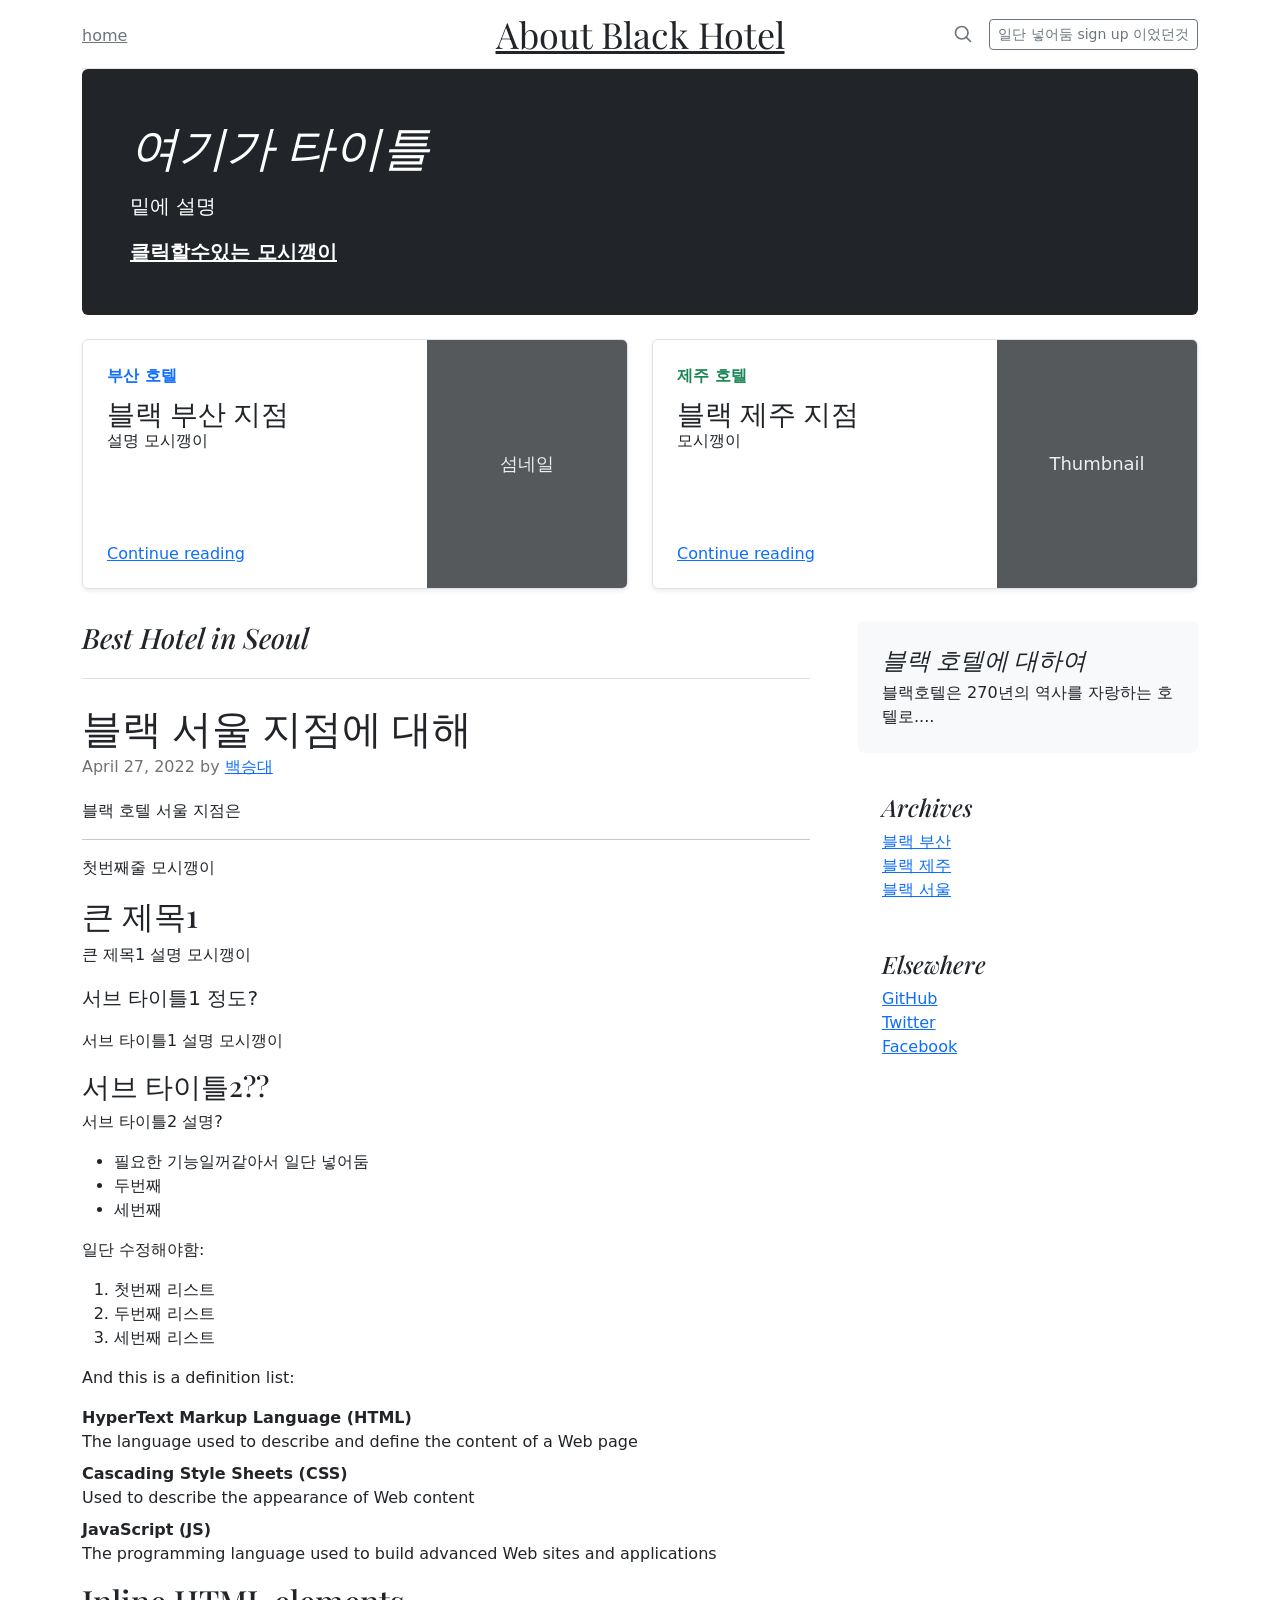
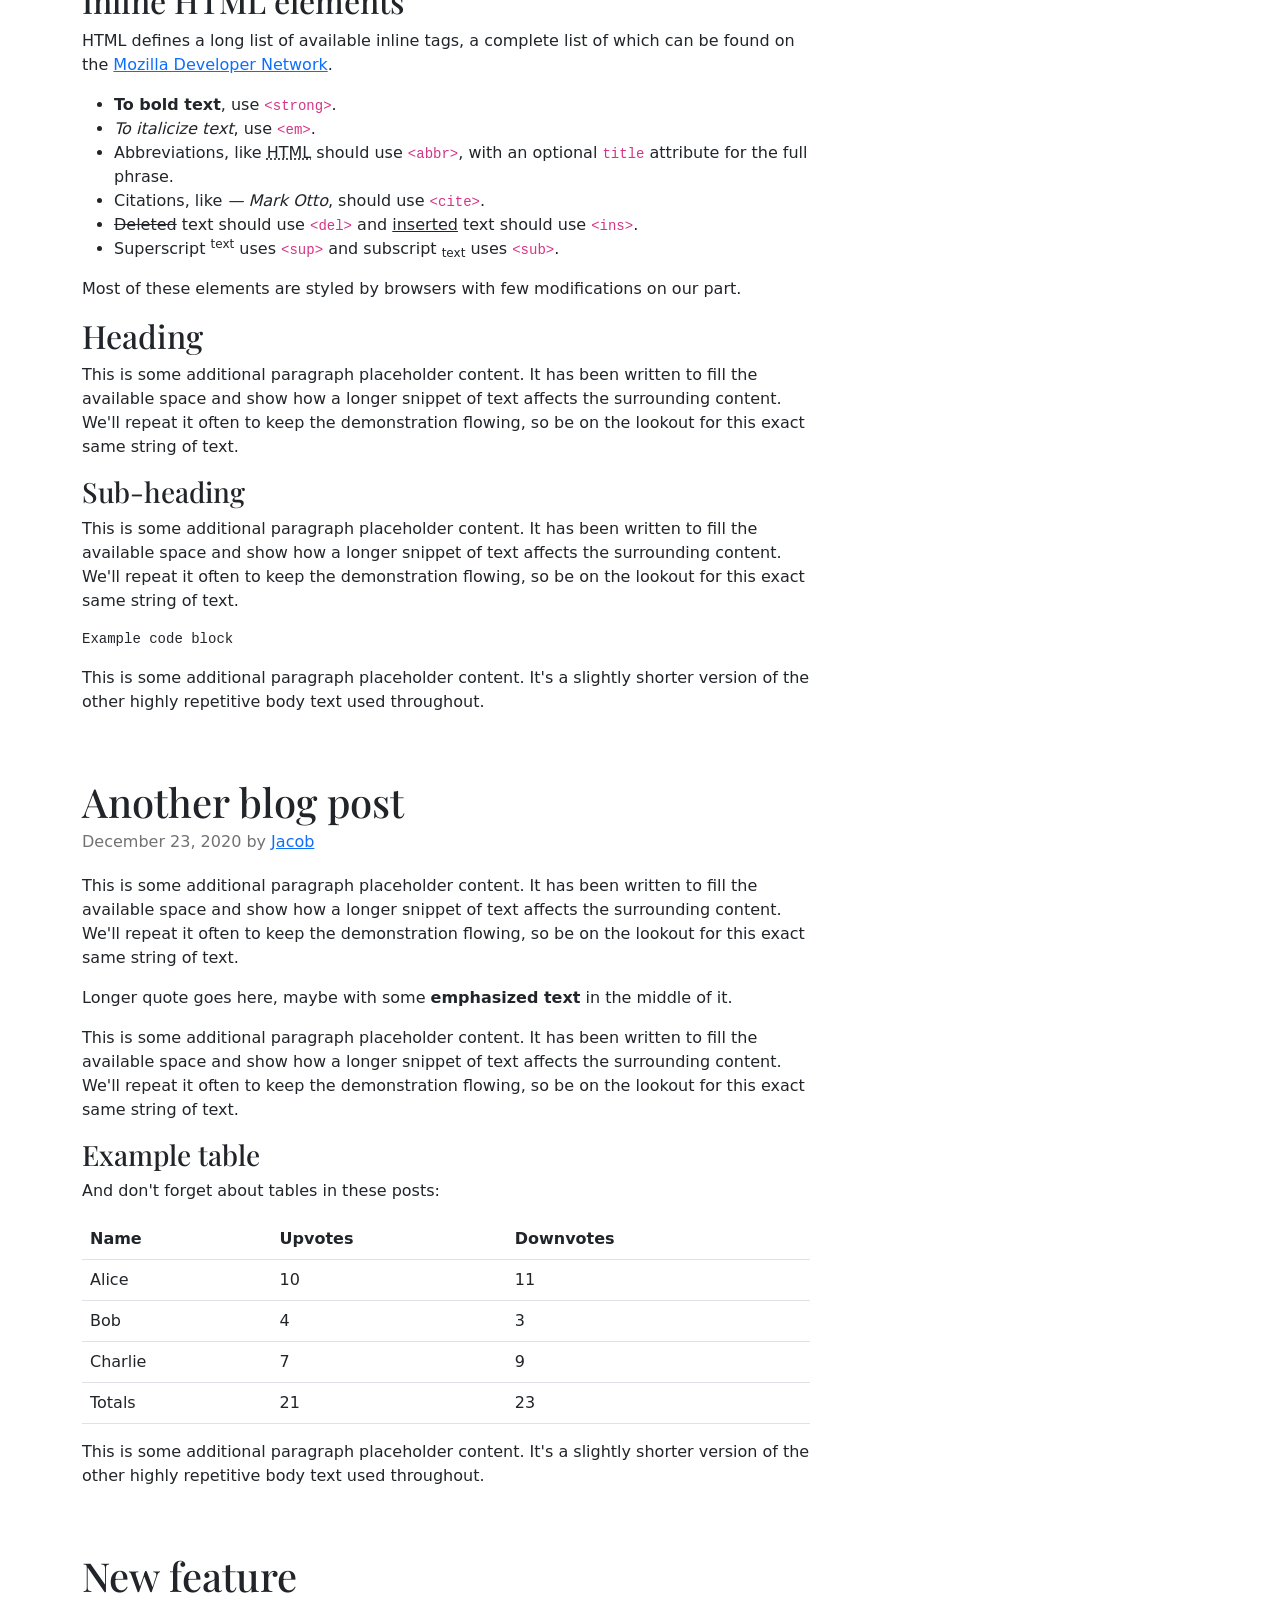
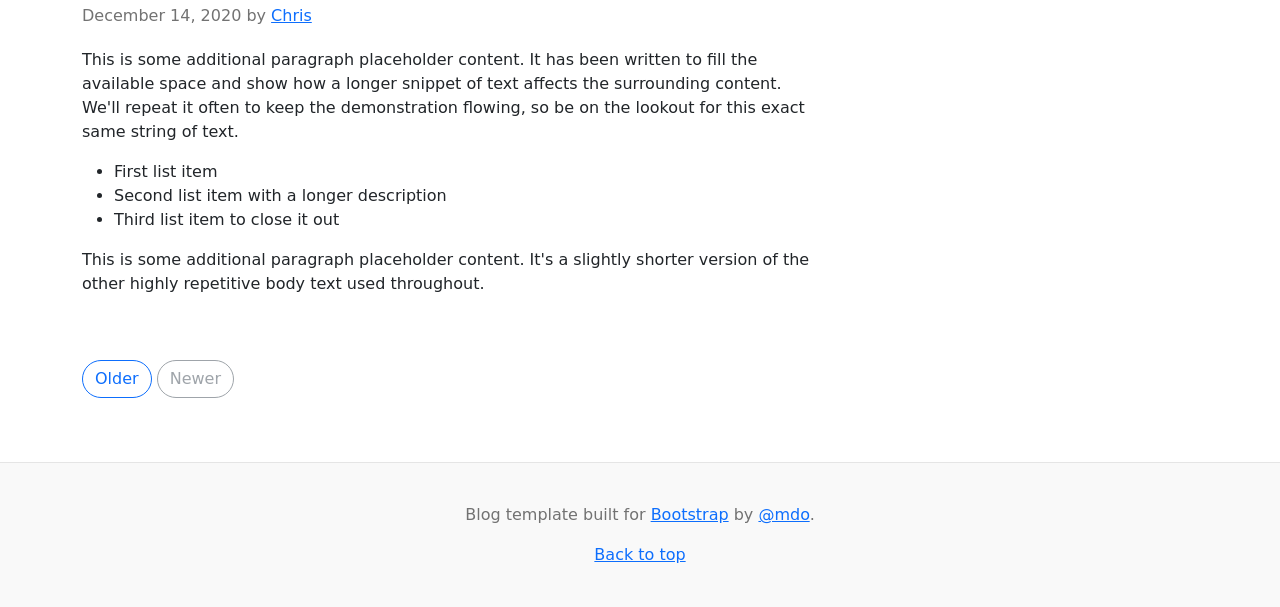
<file: b_seoul/seoul.html>
<!doctype html>
<html lang="en">
  <head>
    <meta charset="utf-8">
    <meta name="viewport" content="width=device-width, initial-scale=1">
    <meta name="description" content="">
    <meta name="author" content="Mark Otto, Jacob Thornton, and Bootstrap contributors">
    <meta name="generator" content="Hugo 0.104.2">
    <title>블랙 서울 지점</title>

    <link rel="canonical" href="https://getbootstrap.com/docs/5.2/examples/blog/">

    

    

<link href="../assets/dist/css/bootstrap.min.css" rel="stylesheet">

    <style>
      .bd-placeholder-img {
        font-size: 1.125rem;
        text-anchor: middle;
        -webkit-user-select: none;
        -moz-user-select: none;
        user-select: none;
      }

      @media (min-width: 768px) {
        .bd-placeholder-img-lg {
          font-size: 3.5rem;
        }
      }

      .b-example-divider {
        height: 3rem;
        background-color: rgba(0, 0, 0, .1);
        border: solid rgba(0, 0, 0, .15);
        border-width: 1px 0;
        box-shadow: inset 0 .5em 1.5em rgba(0, 0, 0, .1), inset 0 .125em .5em rgba(0, 0, 0, .15);
      }

      .b-example-vr {
        flex-shrink: 0;
        width: 1.5rem;
        height: 100vh;
      }

      .bi {
        vertical-align: -.125em;
        fill: currentColor;
      }

      .nav-scroller {
        position: relative;
        z-index: 2;
        height: 2.75rem;
        overflow-y: hidden;
      }

      .nav-scroller .nav {
        display: flex;
        flex-wrap: nowrap;
        padding-bottom: 1rem;
        margin-top: -1px;
        overflow-x: auto;
        text-align: center;
        white-space: nowrap;
        -webkit-overflow-scrolling: touch;
      }
    </style>

    
    <!-- Custom styles for this template -->
    <link href="https://fonts.googleapis.com/css?family=Playfair&#43;Display:700,900&amp;display=swap" rel="stylesheet">
    <!-- Custom styles for this template -->
    <link href="blog.css" rel="stylesheet">
  </head>
  <body>
    
<div class="container">
  <header class="blog-header lh-1 py-3">
    <div class="row flex-nowrap justify-content-between align-items-center">
      <div class="col-4 pt-1">
        <a class="link-secondary" href="..\index.html">home</a>
      </div>
      <div class="col-4 text-center">
        <a class="blog-header-logo text-dark" href="#">About Black Hotel</a>
      </div>
      <div class="col-4 d-flex justify-content-end align-items-center">
        <a class="link-secondary" href="#" aria-label="Search">
          <svg xmlns="http://www.w3.org/2000/svg" width="20" height="20" fill="none" stroke="currentColor" stroke-linecap="round" stroke-linejoin="round" stroke-width="2" class="mx-3" role="img" viewBox="0 0 24 24"><title>Search</title><circle cx="10.5" cy="10.5" r="7.5"/><path d="M21 21l-5.2-5.2"/></svg>
        </a>
        <a class="btn btn-sm btn-outline-secondary" href="#">일단 넣어둠 sign up 이었던것</a>
      </div>
    </div>
  </header>
</div>

<main class="container">
  <div class="p-4 p-md-5 mb-4 rounded text-bg-dark">
    <div class="col-md-6 px-0">
      <h1 class="display-4 fst-italic">여기가 타이틀</h1>
      <p class="lead my-3">밑에 설명</p>
      <p class="lead mb-0"><a href="#" class="text-white fw-bold">클릭할수있는 모시깽이</a></p>
    </div>
  </div>

  <div class="row mb-2">
    <div class="col-md-6">
      <div class="row g-0 border rounded overflow-hidden flex-md-row mb-4 shadow-sm h-md-250 position-relative">
        <div class="col p-4 d-flex flex-column position-static">
          <strong class="d-inline-block mb-2 text-primary">부산 호텔</strong>

          <h3 class="mb-0">블랙 부산 지점</h3>
          <p class="card-text mb-auto">설명 모시깽이</p>
          <a href="../b_busan/busan.html" class="stretched-link">Continue reading</a>
        </div>
        <div class="col-auto d-none d-lg-block">
          <svg class="bd-placeholder-img" width="200" height="250" xmlns="http://www.w3.org/2000/svg" role="img" aria-label="Placeholder: Thumbnail" preserveAspectRatio="xMidYMid slice" focusable="false"><title>Placeholder</title><rect width="100%" height="100%" fill="#55595c"/><text x="50%" y="50%" fill="#eceeef" dy=".3em">섬네일</text></svg>

        </div>
      </div>
    </div>
    <div class="col-md-6">
      <div class="row g-0 border rounded overflow-hidden flex-md-row mb-4 shadow-sm h-md-250 position-relative">
        <div class="col p-4 d-flex flex-column position-static">
          <strong class="d-inline-block mb-2 text-success">제주 호텔</strong>
          <h3 class="mb-0">블랙 제주 지점</h3>
          <p class="mb-auto">모시깽이</p>
          <a href="../b_jeju/jeju.html" class="stretched-link">Continue reading</a>
        </div>
        <div class="col-auto d-none d-lg-block">
          <svg class="bd-placeholder-img" width="200" height="250" xmlns="http://www.w3.org/2000/svg" role="img" aria-label="Placeholder: Thumbnail" preserveAspectRatio="xMidYMid slice" focusable="false"><title>Placeholder</title><rect width="100%" height="100%" fill="#55595c"/><text x="50%" y="50%" fill="#eceeef" dy=".3em">Thumbnail</text></svg>

        </div>
      </div>
    </div>
  </div>

  <div class="row g-5">
    <div class="col-md-8">
      <h3 class="pb-4 mb-4 fst-italic border-bottom">
        Best Hotel in Seoul
      </h3>

      <article class="blog-post">
        <h2 class="blog-post-title mb-1">블랙 서울 지점에 대해</h2>
        <p class="blog-post-meta">April 27, 2022 by <a href="#">백승대</a></p>

        <p> 블랙 호텔 서울 지점은</p>
        <hr>
        <p>첫번째줄 모시깽이 </p>
        <h2>큰 제목1 </h2>
        <p>큰 제목1 설명 모시깽이</p>
        <blockquote class="blockquote">
          <p>서브 타이틀1 정도?</p>
        </blockquote>
        <p>서브 타이틀1 설명 모시깽이</p>
        <h3>서브 타이틀2??</h3>
        <p>서브 타이틀2 설명?</p>
        <ul>
          <li>필요한 기능일꺼같아서 일단 넣어둠</li>
          <li>두번째</li>
          <li>세번째</li>
        </ul>
        <p>일단 수정해야함:</p>
        <ol>
          <li>첫번째 리스트</li>
          <li>두번째 리스트</li>
          <li>세번째 리스트</li>
        </ol>
        <p>And this is a definition list:</p>
        <dl>
          <dt>HyperText Markup Language (HTML)</dt>
          <dd>The language used to describe and define the content of a Web page</dd>
          <dt>Cascading Style Sheets (CSS)</dt>
          <dd>Used to describe the appearance of Web content</dd>
          <dt>JavaScript (JS)</dt>
          <dd>The programming language used to build advanced Web sites and applications</dd>
        </dl>
        <h2>Inline HTML elements</h2>
        <p>HTML defines a long list of available inline tags, a complete list of which can be found on the <a href="https://developer.mozilla.org/en-US/docs/Web/HTML/Element">Mozilla Developer Network</a>.</p>
        <ul>
          <li><strong>To bold text</strong>, use <code class="language-plaintext highlighter-rouge">&lt;strong&gt;</code>.</li>
          <li><em>To italicize text</em>, use <code class="language-plaintext highlighter-rouge">&lt;em&gt;</code>.</li>
          <li>Abbreviations, like <abbr title="HyperText Markup Language">HTML</abbr> should use <code class="language-plaintext highlighter-rouge">&lt;abbr&gt;</code>, with an optional <code class="language-plaintext highlighter-rouge">title</code> attribute for the full phrase.</li>
          <li>Citations, like <cite>— Mark Otto</cite>, should use <code class="language-plaintext highlighter-rouge">&lt;cite&gt;</code>.</li>
          <li><del>Deleted</del> text should use <code class="language-plaintext highlighter-rouge">&lt;del&gt;</code> and <ins>inserted</ins> text should use <code class="language-plaintext highlighter-rouge">&lt;ins&gt;</code>.</li>
          <li>Superscript <sup>text</sup> uses <code class="language-plaintext highlighter-rouge">&lt;sup&gt;</code> and subscript <sub>text</sub> uses <code class="language-plaintext highlighter-rouge">&lt;sub&gt;</code>.</li>
        </ul>
        <p>Most of these elements are styled by browsers with few modifications on our part.</p>
        <h2>Heading</h2>
        <p>This is some additional paragraph placeholder content. It has been written to fill the available space and show how a longer snippet of text affects the surrounding content. We'll repeat it often to keep the demonstration flowing, so be on the lookout for this exact same string of text.</p>
        <h3>Sub-heading</h3>
        <p>This is some additional paragraph placeholder content. It has been written to fill the available space and show how a longer snippet of text affects the surrounding content. We'll repeat it often to keep the demonstration flowing, so be on the lookout for this exact same string of text.</p>
        <pre><code>Example code block</code></pre>
        <p>This is some additional paragraph placeholder content. It's a slightly shorter version of the other highly repetitive body text used throughout.</p>
      </article>

      <article class="blog-post">
        <h2 class="blog-post-title mb-1">Another blog post</h2>
        <p class="blog-post-meta">December 23, 2020 by <a href="#">Jacob</a></p>

        <p>This is some additional paragraph placeholder content. It has been written to fill the available space and show how a longer snippet of text affects the surrounding content. We'll repeat it often to keep the demonstration flowing, so be on the lookout for this exact same string of text.</p>
        <blockquote>
          <p>Longer quote goes here, maybe with some <strong>emphasized text</strong> in the middle of it.</p>
        </blockquote>
        <p>This is some additional paragraph placeholder content. It has been written to fill the available space and show how a longer snippet of text affects the surrounding content. We'll repeat it often to keep the demonstration flowing, so be on the lookout for this exact same string of text.</p>
        <h3>Example table</h3>
        <p>And don't forget about tables in these posts:</p>
        <table class="table">
          <thead>
            <tr>
              <th>Name</th>
              <th>Upvotes</th>
              <th>Downvotes</th>
            </tr>
          </thead>
          <tbody>
            <tr>
              <td>Alice</td>
              <td>10</td>
              <td>11</td>
            </tr>
            <tr>
              <td>Bob</td>
              <td>4</td>
              <td>3</td>
            </tr>
            <tr>
              <td>Charlie</td>
              <td>7</td>
              <td>9</td>
            </tr>
          </tbody>
          <tfoot>
            <tr>
              <td>Totals</td>
              <td>21</td>
              <td>23</td>
            </tr>
          </tfoot>
        </table>

        <p>This is some additional paragraph placeholder content. It's a slightly shorter version of the other highly repetitive body text used throughout.</p>
      </article>

      <article class="blog-post">
        <h2 class="blog-post-title mb-1">New feature</h2>
        <p class="blog-post-meta">December 14, 2020 by <a href="#">Chris</a></p>

        <p>This is some additional paragraph placeholder content. It has been written to fill the available space and show how a longer snippet of text affects the surrounding content. We'll repeat it often to keep the demonstration flowing, so be on the lookout for this exact same string of text.</p>
        <ul>
          <li>First list item</li>
          <li>Second list item with a longer description</li>
          <li>Third list item to close it out</li>
        </ul>
        <p>This is some additional paragraph placeholder content. It's a slightly shorter version of the other highly repetitive body text used throughout.</p>
      </article>

      <nav class="blog-pagination" aria-label="Pagination">
        <a class="btn btn-outline-primary rounded-pill" href="#">Older</a>
        <a class="btn btn-outline-secondary rounded-pill disabled">Newer</a>
      </nav>

    </div>

    <div class="col-md-4">
      <div class="position-sticky" style="top: 2rem;">
        <div class="p-4 mb-3 bg-light rounded">
          <h4 class="fst-italic">블랙 호텔에 대하여</h4>
          <p class="mb-0">블랙호텔은 270년의 역사를 자랑하는 호텔로....</p>
        </div>

        <div class="p-4">
          <h4 class="fst-italic">Archives</h4>
          <ol class="list-unstyled mb-0">
            <li><a href="../b_busan/busan.html">블랙 부산</a></li>
            <li><a href="../b_jeju/jeju.html">블랙 제주</a></li>
            <li><a href="../b_seoul/seoul.html">블랙 서울</a></li>
          </ol>
        </div>

        <div class="p-4">
          <h4 class="fst-italic">Elsewhere</h4>
          <ol class="list-unstyled">
            <li><a href="#">GitHub</a></li>
            <li><a href="#">Twitter</a></li>
            <li><a href="#">Facebook</a></li>
          </ol>
        </div>
      </div>
    </div>
  </div>

</main>

<footer class="blog-footer">
  <p>Blog template built for <a href="https://getbootstrap.com/">Bootstrap</a> by <a href="https://twitter.com/mdo">@mdo</a>.</p>
  <p>
    <a href="#">Back to top</a>
  </p>
</footer>


    
  </body>
</html>
</file>
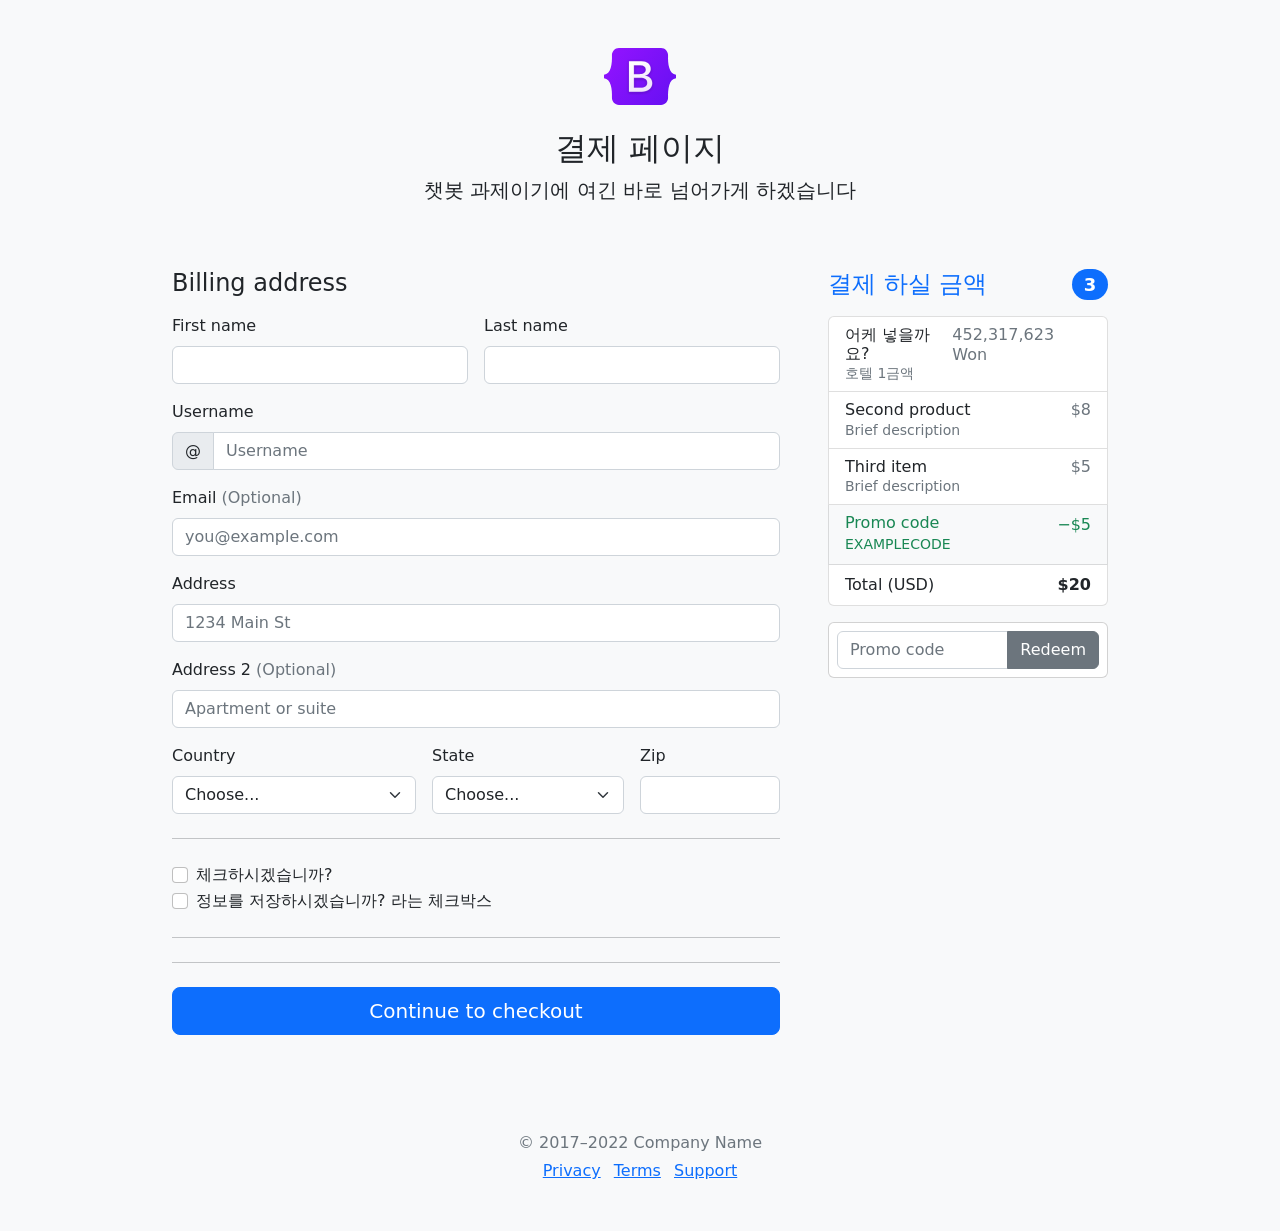
<file: checkout/check.html>
<!doctype html>
<html lang="en">
  <head>
    <meta charset="utf-8">
    <meta name="viewport" content="width=device-width, initial-scale=1">
    <meta name="description" content="">
    <meta name="author" content="Mark Otto, Jacob Thornton, and Bootstrap contributors">
    <meta name="generator" content="Hugo 0.104.2">
    <title>Checkout example · Bootstrap v5.2</title>

    <link rel="canonical" href="https://getbootstrap.com/docs/5.2/examples/checkout/">

    

    

<link href="../assets/dist/css/bootstrap.min.css" rel="stylesheet">

    <style>
      .bd-placeholder-img {
        font-size: 1.125rem;
        text-anchor: middle;
        -webkit-user-select: none;
        -moz-user-select: none;
        user-select: none;
      }

      @media (min-width: 768px) {
        .bd-placeholder-img-lg {
          font-size: 3.5rem;
        }
      }

      .b-example-divider {
        height: 3rem;
        background-color: rgba(0, 0, 0, .1);
        border: solid rgba(0, 0, 0, .15);
        border-width: 1px 0;
        box-shadow: inset 0 .5em 1.5em rgba(0, 0, 0, .1), inset 0 .125em .5em rgba(0, 0, 0, .15);
      }

      .b-example-vr {
        flex-shrink: 0;
        width: 1.5rem;
        height: 100vh;
      }

      .bi {
        vertical-align: -.125em;
        fill: currentColor;
      }

      .nav-scroller {
        position: relative;
        z-index: 2;
        height: 2.75rem;
        overflow-y: hidden;
      }

      .nav-scroller .nav {
        display: flex;
        flex-wrap: nowrap;
        padding-bottom: 1rem;
        margin-top: -1px;
        overflow-x: auto;
        text-align: center;
        white-space: nowrap;
        -webkit-overflow-scrolling: touch;
      }
    </style>

    
    <!-- Custom styles for this template -->
    <link href="form-validation.css" rel="stylesheet">
  </head>
  <body class="bg-light">
    
<div class="container">
  <main>
    <div class="py-5 text-center">
      <img class="d-block mx-auto mb-4" src="../assets/brand/bootstrap-logo.svg" alt="" width="72" height="57">
      <h2>결제 페이지</h2>
      <p class="lead">챗봇 과제이기에 여긴 바로 넘어가게 하겠습니다</p>
    </div>

    <div class="row g-5">
      <div class="col-md-5 col-lg-4 order-md-last">
        <h4 class="d-flex justify-content-between align-items-center mb-3">
          <span class="text-primary">결제 하실 금액</span>
          <span class="badge bg-primary rounded-pill">3</span>
        </h4>
        <ul class="list-group mb-3">
          <li class="list-group-item d-flex justify-content-between lh-sm">
            <div>
              <h6 class="my-0">어케 넣을까요?</h6>
              <small class="text-muted">호텔 1금액</small>
            </div>
            <span class="text-muted">452,317,623 Won</span>
          </li>
          <li class="list-group-item d-flex justify-content-between lh-sm">
            <div>
              <h6 class="my-0">Second product</h6>
              <small class="text-muted">Brief description</small>
            </div>
            <span class="text-muted">$8</span>
          </li>
          <li class="list-group-item d-flex justify-content-between lh-sm">
            <div>
              <h6 class="my-0">Third item</h6>
              <small class="text-muted">Brief description</small>
            </div>
            <span class="text-muted">$5</span>
          </li>
          <li class="list-group-item d-flex justify-content-between bg-light">
            <div class="text-success">
              <h6 class="my-0">Promo code</h6>
              <small>EXAMPLECODE</small>
            </div>
            <span class="text-success">−$5</span>
          </li>
          <li class="list-group-item d-flex justify-content-between">
            <span>Total (USD)</span>
            <strong>$20</strong>
          </li>
        </ul>

        <form class="card p-2">
          <div class="input-group">
            <input type="text" class="form-control" placeholder="Promo code">
            <button type="submit" class="btn btn-secondary">Redeem</button>
          </div>
        </form>
      </div>
      <div class="col-md-7 col-lg-8">
        <h4 class="mb-3">Billing address</h4>
        <form class="needs-validation" novalidate>
          <div class="row g-3">
            <div class="col-sm-6">
              <label for="firstName" class="form-label">First name</label>
              <input type="text" class="form-control" id="firstName" placeholder="" value="" required>
              <div class="invalid-feedback">
                Valid first name is required.
              </div>
            </div>

            <div class="col-sm-6">
              <label for="lastName" class="form-label">Last name</label>
              <input type="text" class="form-control" id="lastName" placeholder="" value="" required>
              <div class="invalid-feedback">
                Valid last name is required.
              </div>
            </div>

            <div class="col-12">
              <label for="username" class="form-label">Username</label>
              <div class="input-group has-validation">
                <span class="input-group-text">@</span>
                <input type="text" class="form-control" id="username" placeholder="Username" required>
              <div class="invalid-feedback">
                  Your username is required.
                </div>
              </div>
            </div>

            <div class="col-12">
              <label for="email" class="form-label">Email <span class="text-muted">(Optional)</span></label>
              <input type="email" class="form-control" id="email" placeholder="you@example.com">
              <div class="invalid-feedback">
                Please enter a valid email address for shipping updates.
              </div>
            </div>

            <div class="col-12">
              <label for="address" class="form-label">Address</label>
              <input type="text" class="form-control" id="address" placeholder="1234 Main St" required>
              <div class="invalid-feedback">
                Please enter your shipping address.
              </div>
            </div>

            <div class="col-12">
              <label for="address2" class="form-label">Address 2 <span class="text-muted">(Optional)</span></label>
              <input type="text" class="form-control" id="address2" placeholder="Apartment or suite">
            </div>

            <div class="col-md-5">
              <label for="country" class="form-label">Country</label>
              <select class="form-select" id="country" required>
                <option value="">Choose...</option>
                <option>United States</option>
              </select>
              <div class="invalid-feedback">
                Please select a valid country.
              </div>
            </div>

            <div class="col-md-4">
              <label for="state" class="form-label">State</label>
              <select class="form-select" id="state" required>
                <option value="">Choose...</option>
                <option>California</option>
              </select>
              <div class="invalid-feedback">
                Please provide a valid state.
              </div>
            </div>

            <div class="col-md-3">
              <label for="zip" class="form-label">Zip</label>
              <input type="text" class="form-control" id="zip" placeholder="" required>
              <div class="invalid-feedback">
                Zip code required.
              </div>
            </div>
          </div>

          <hr class="my-4">

          <div class="form-check">
            <input type="checkbox" class="form-check-input" id="same-address">
            <label class="form-check-label" for="same-address">체크하시겠습니까?</label>
          </div>

          <div class="form-check">
            <input type="checkbox" class="form-check-input" id="save-info">
            <label class="form-check-label" for="save-info">정보를 저장하시겠습니까? 라는 체크박스</label>
          </div>

          <hr class="my-4">


          <hr class="my-4">

          <button class="w-100 btn btn-primary btn-lg" type="submit">Continue to checkout</button>
        </form>
      </div>
    </div>
  </main>

  <footer class="my-5 pt-5 text-muted text-center text-small">
    <p class="mb-1">&copy; 2017–2022 Company Name</p>
    <ul class="list-inline">
      <li class="list-inline-item"><a href="#">Privacy</a></li>
      <li class="list-inline-item"><a href="#">Terms</a></li>
      <li class="list-inline-item"><a href="#">Support</a></li>
    </ul>
  </footer>
</div>


    <script src="../assets/dist/js/bootstrap.bundle.min.js"></script>

      <script src="form-validation.js"></script>
  </body>
</html>
</file>
<file: b_busan/blog.css>
/* stylelint-disable selector-list-comma-newline-after */

.blog-header {
  border-bottom: 1px solid #e5e5e5;
}

.blog-header-logo {
  font-family: "Playfair Display", Georgia, "Times New Roman", serif/*rtl:Amiri, Georgia, "Times New Roman", serif*/;
  font-size: 2.25rem;
}

.blog-header-logo:hover {
  text-decoration: none;
}

h1, h2, h3, h4, h5, h6 {
  font-family: "Playfair Display", Georgia, "Times New Roman", serif/*rtl:Amiri, Georgia, "Times New Roman", serif*/;
}

.display-4 {
  font-size: 2.5rem;
}
@media (min-width: 768px) {
  .display-4 {
    font-size: 3rem;
  }
}

.flex-auto {
  flex: 0 0 auto;
}

.h-250 { height: 250px; }
@media (min-width: 768px) {
  .h-md-250 { height: 250px; }
}

/* Pagination */
.blog-pagination {
  margin-bottom: 4rem;
}

/*
 * Blog posts
 */
.blog-post {
  margin-bottom: 4rem;
}
.blog-post-title {
  font-size: 2.5rem;
}
.blog-post-meta {
  margin-bottom: 1.25rem;
  color: #727272;
}

/*
 * Footer
 */
.blog-footer {
  padding: 2.5rem 0;
  color: #727272;
  text-align: center;
  background-color: #f9f9f9;
  border-top: .05rem solid #e5e5e5;
}
.blog-footer p:last-child {
  margin-bottom: 0;
}
</file>
<file: b_jeju/blog.css>
/* stylelint-disable selector-list-comma-newline-after */

.blog-header {
  border-bottom: 1px solid #e5e5e5;
}

.blog-header-logo {
  font-family: "Playfair Display", Georgia, "Times New Roman", serif/*rtl:Amiri, Georgia, "Times New Roman", serif*/;
  font-size: 2.25rem;
}

.blog-header-logo:hover {
  text-decoration: none;
}

h1, h2, h3, h4, h5, h6 {
  font-family: "Playfair Display", Georgia, "Times New Roman", serif/*rtl:Amiri, Georgia, "Times New Roman", serif*/;
}

.display-4 {
  font-size: 2.5rem;
}
@media (min-width: 768px) {
  .display-4 {
    font-size: 3rem;
  }
}

.flex-auto {
  flex: 0 0 auto;
}

.h-250 { height: 250px; }
@media (min-width: 768px) {
  .h-md-250 { height: 250px; }
}

/* Pagination */
.blog-pagination {
  margin-bottom: 4rem;
}

/*
 * Blog posts
 */
.blog-post {
  margin-bottom: 4rem;
}
.blog-post-title {
  font-size: 2.5rem;
}
.blog-post-meta {
  margin-bottom: 1.25rem;
  color: #727272;
}

/*
 * Footer
 */
.blog-footer {
  padding: 2.5rem 0;
  color: #727272;
  text-align: center;
  background-color: #f9f9f9;
  border-top: .05rem solid #e5e5e5;
}
.blog-footer p:last-child {
  margin-bottom: 0;
}
</file>
<file: b_seoul/blog.css>
/* stylelint-disable selector-list-comma-newline-after */

.blog-header {
  border-bottom: 1px solid #e5e5e5;
}

.blog-header-logo {
  font-family: "Playfair Display", Georgia, "Times New Roman", serif/*rtl:Amiri, Georgia, "Times New Roman", serif*/;
  font-size: 2.25rem;
}

.blog-header-logo:hover {
  text-decoration: none;
}

h1, h2, h3, h4, h5, h6 {
  font-family: "Playfair Display", Georgia, "Times New Roman", serif/*rtl:Amiri, Georgia, "Times New Roman", serif*/;
}

.display-4 {
  font-size: 2.5rem;
}
@media (min-width: 768px) {
  .display-4 {
    font-size: 3rem;
  }
}

.flex-auto {
  flex: 0 0 auto;
}

.h-250 { height: 250px; }
@media (min-width: 768px) {
  .h-md-250 { height: 250px; }
}

/* Pagination */
.blog-pagination {
  margin-bottom: 4rem;
}

/*
 * Blog posts
 */
.blog-post {
  margin-bottom: 4rem;
}
.blog-post-title {
  font-size: 2.5rem;
}
.blog-post-meta {
  margin-bottom: 1.25rem;
  color: #727272;
}

/*
 * Footer
 */
.blog-footer {
  padding: 2.5rem 0;
  color: #727272;
  text-align: center;
  background-color: #f9f9f9;
  border-top: .05rem solid #e5e5e5;
}
.blog-footer p:last-child {
  margin-bottom: 0;
}
</file>
<file: checkout/form-validation.css>
.container {
  max-width: 960px;
}
</file>
